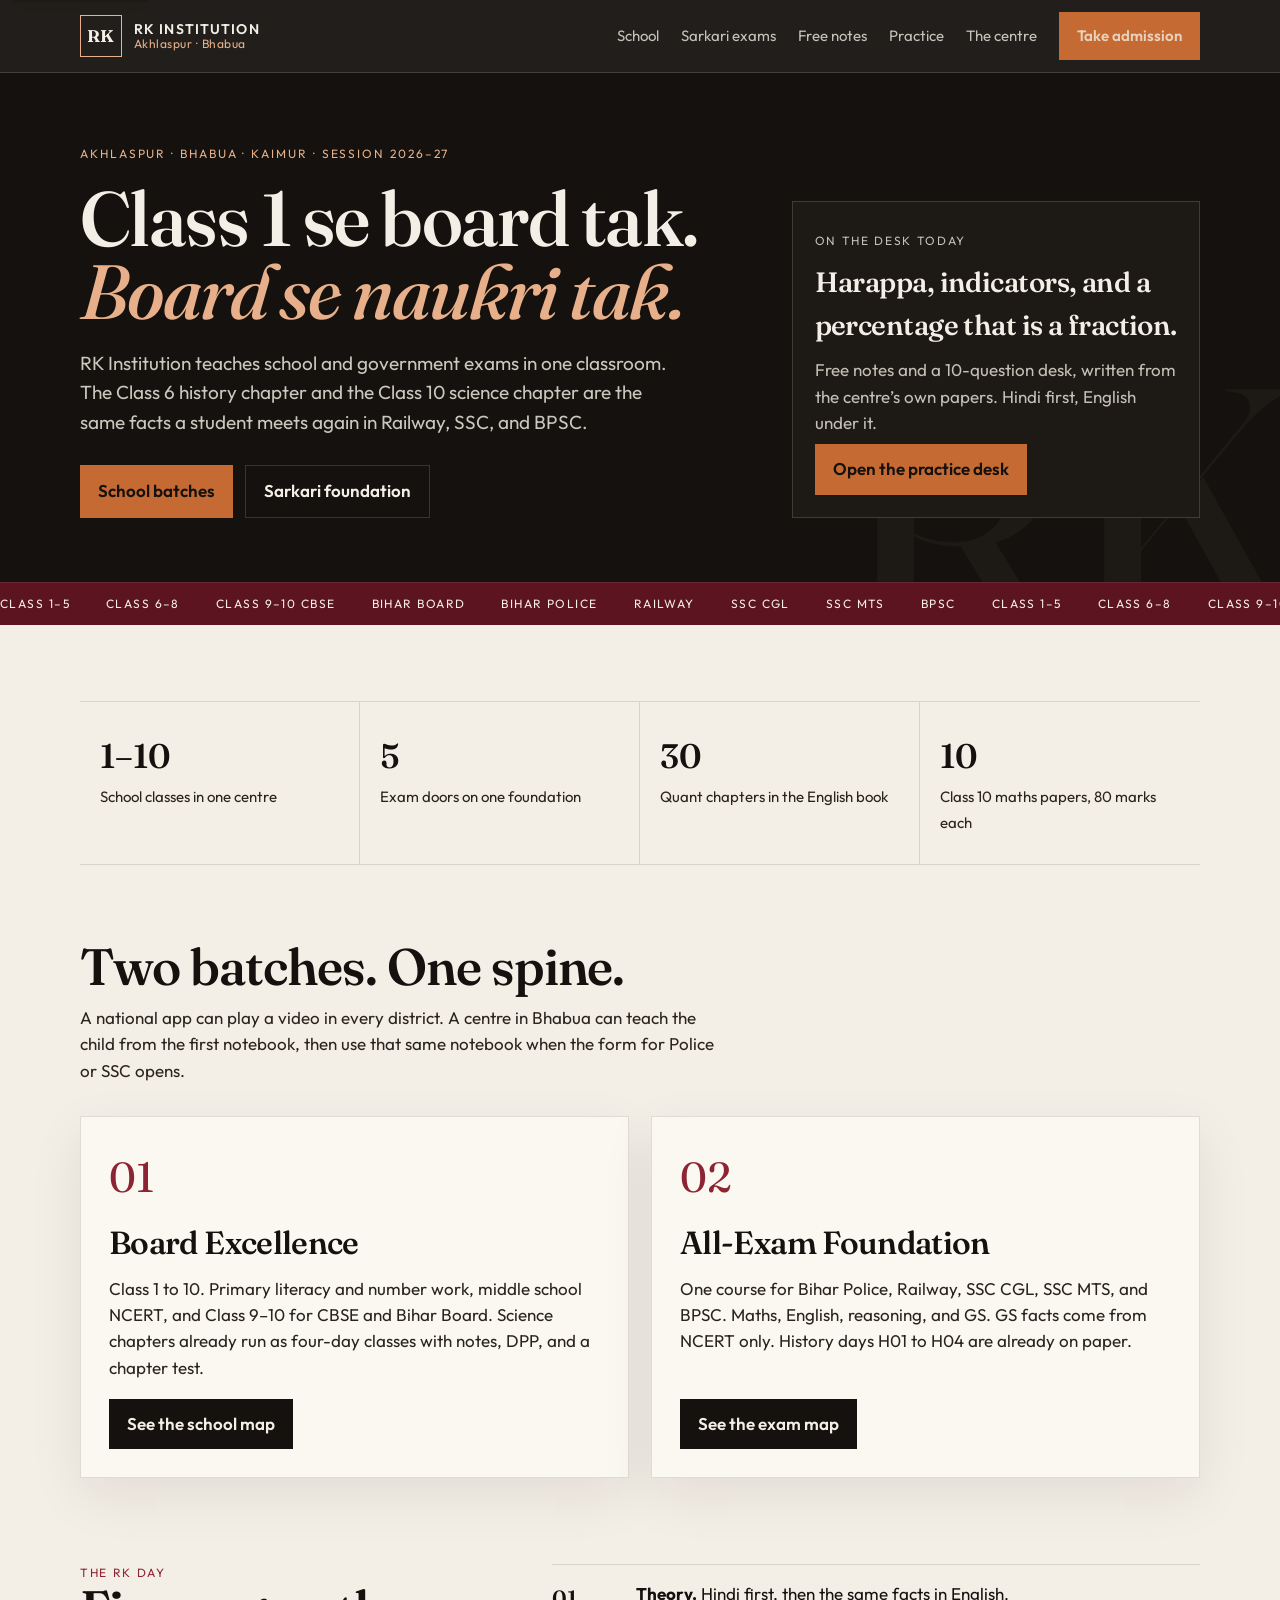
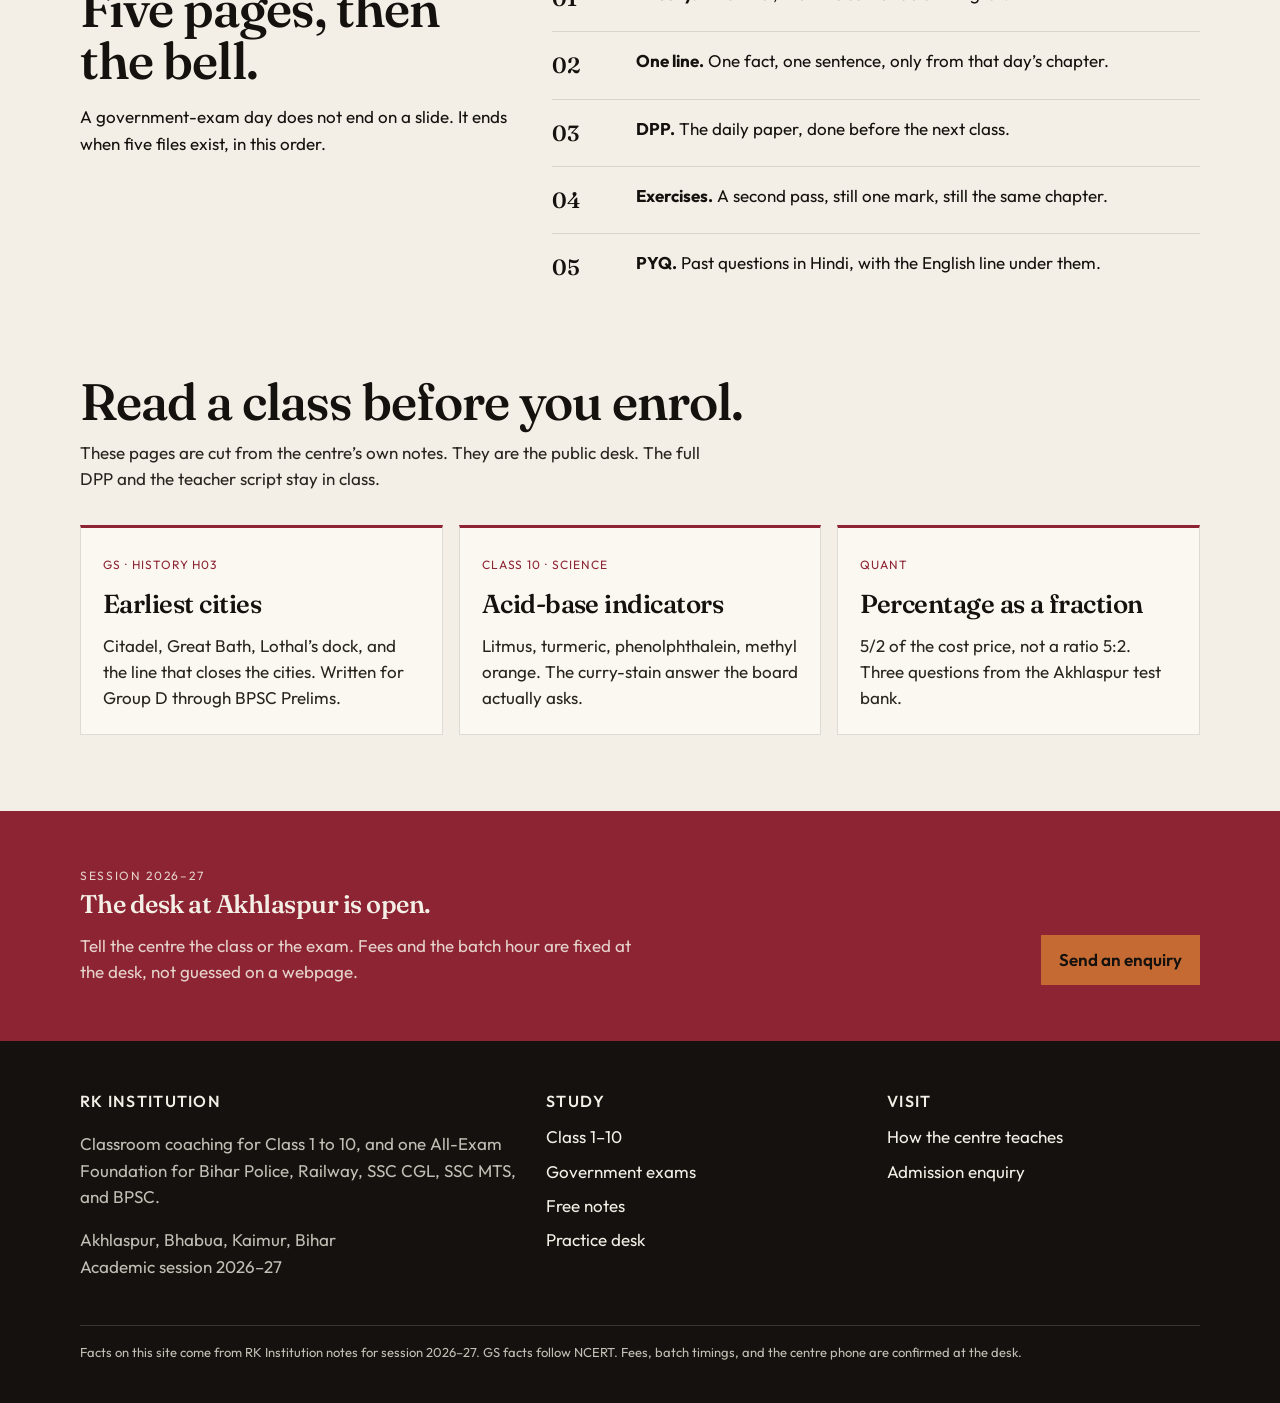
<file: index.html>
<!DOCTYPE html>
<html lang="en">
<head>
  <meta charset="utf-8">
  <meta name="viewport" content="width=device-width, initial-scale=1">
  <title>RK Institution · Class 1 to 10 and government exams · Bhabua</title>
  <meta name="description" content="RK Institution, Akhlaspur, Bhabua. Classroom coaching from Class 1 to 10, and one NCERT foundation for Bihar Police, Railway, SSC, and BPSC.">
  <link rel="icon" href="assets/favicon.svg" type="image/svg+xml">
  <link rel="preconnect" href="https://fonts.googleapis.com">
  <link rel="preconnect" href="https://fonts.gstatic.com" crossorigin>
  <link href="https://fonts.googleapis.com/css2?family=Fraunces:ital,opsz,wght@0,9..144,560;1,9..144,500&family=Noto+Sans+Devanagari:wght@400;600&family=Noto+Serif+Devanagari:wght@560&family=Outfit:wght@400;500;600&display=swap" rel="stylesheet">
  <link rel="stylesheet" href="assets/site.css">
  <script type="application/ld+json">
  {
    "@context": "https://schema.org",
    "@type": "EducationalOrganization",
    "name": "RK Institution",
    "description": "Coaching from Class 1 to 10 and government exam foundation at Akhlaspur, Bhabua.",
    "address": {
      "@type": "PostalAddress",
      "streetAddress": "Akhlaspur",
      "addressLocality": "Bhabua",
      "addressRegion": "Bihar",
      "addressCountry": "IN"
    }
  }
  </script>
</head>
<body data-page="home">
  <div id="top"></div>
  <main id="main">
    <section class="hero">
      <div class="watermark" aria-hidden="true">RK</div>
      <div class="hero-grid">
        <div>
          <p class="kicker">Akhlaspur · Bhabua · Kaimur · Session 2026–27</p>
          <h1>Class 1 se board tak.<br><em>Board se naukri tak.</em></h1>
          <p class="lede">RK Institution teaches school and government exams in one classroom. The Class 6 history chapter and the Class 10 science chapter are the same facts a student meets again in Railway, SSC, and BPSC.</p>
          <div class="hero-actions">
            <a class="btn" href="school.html">School batches</a>
            <a class="btn ghost" href="exams.html">Sarkari foundation</a>
          </div>
        </div>
        <aside class="hero-card">
          <p class="eyebrow">On the desk today</p>
          <h2 class="serif" style="font-size:28px;margin:10px 0">Harappa, indicators, and a percentage that is a fraction.</h2>
          <p>Free notes and a 10-question desk, written from the centre’s own papers. Hindi first, English under it.</p>
          <p><a class="btn" href="practice.html">Open the practice desk</a></p>
        </aside>
      </div>
    </section>
    <div class="ticker" aria-hidden="true">
      <div class="ticker-track">
        <span>Class 1–5</span><span>Class 6–8</span><span>Class 9–10 CBSE</span><span>Bihar Board</span><span>Bihar Police</span><span>Railway</span><span>SSC CGL</span><span>SSC MTS</span><span>BPSC</span>
        <span>Class 1–5</span><span>Class 6–8</span><span>Class 9–10 CBSE</span><span>Bihar Board</span><span>Bihar Police</span><span>Railway</span><span>SSC CGL</span><span>SSC MTS</span><span>BPSC</span>
      </div>
    </div>

    <section class="section">
      <div class="wrap facts">
        <div class="fact"><strong>1–10</strong><span>School classes in one centre</span></div>
        <div class="fact"><strong>5</strong><span>Exam doors on one foundation</span></div>
        <div class="fact"><strong>30</strong><span>Quant chapters in the English book</span></div>
        <div class="fact"><strong>10</strong><span>Class 10 maths papers, 80 marks each</span></div>
      </div>
    </section>

    <section class="section" style="padding-top:0">
      <div class="wrap">
        <h2>Two batches. One spine.</h2>
        <p class="intro">A national app can play a video in every district. A centre in Bhabua can teach the child from the first notebook, then use that same notebook when the form for Police or SSC opens.</p>
        <div class="split">
          <article class="track">
            <p class="num">01</p>
            <h3>Board Excellence</h3>
            <p>Class 1 to 10. Primary literacy and number work, middle school NCERT, and Class 9–10 for CBSE and Bihar Board. Science chapters already run as four-day classes with notes, DPP, and a chapter test.</p>
            <a class="btn ink" href="school.html">See the school map</a>
          </article>
          <article class="track">
            <p class="num">02</p>
            <h3>All-Exam Foundation</h3>
            <p>One course for Bihar Police, Railway, SSC CGL, SSC MTS, and BPSC. Maths, English, reasoning, and GS. GS facts come from NCERT only. History days H01 to H04 are already on paper.</p>
            <a class="btn ink" href="exams.html">See the exam map</a>
          </article>
        </div>
      </div>
    </section>

    <section class="section" style="padding-top:10px">
      <div class="wrap method">
        <div>
          <p class="eyebrow" style="color:var(--maroon)">The RK day</p>
          <h2>Five pages, then the bell.</h2>
          <p>A government-exam day does not end on a slide. It ends when five files exist, in this order.</p>
        </div>
        <div class="steps">
          <div class="step"><b>01</b><div><strong>Theory.</strong> Hindi first, then the same facts in English.</div></div>
          <div class="step"><b>02</b><div><strong>One line.</strong> One fact, one sentence, only from that day’s chapter.</div></div>
          <div class="step"><b>03</b><div><strong>DPP.</strong> The daily paper, done before the next class.</div></div>
          <div class="step"><b>04</b><div><strong>Exercises.</strong> A second pass, still one mark, still the same chapter.</div></div>
          <div class="step"><b>05</b><div><strong>PYQ.</strong> Past questions in Hindi, with the English line under them.</div></div>
        </div>
      </div>
    </section>

    <section class="section" style="padding-top:0">
      <div class="wrap">
        <h2>Read a class before you enrol.</h2>
        <p class="intro">These pages are cut from the centre’s own notes. They are the public desk. The full DPP and the teacher script stay in class.</p>
        <div class="cards">
          <a class="note-card" href="notes/harappa.html">
            <span class="tag">GS · History H03</span>
            <h3>Earliest cities</h3>
            <p>Citadel, Great Bath, Lothal’s dock, and the line that closes the cities. Written for Group D through BPSC Prelims.</p>
          </a>
          <a class="note-card" href="notes/indicators.html">
            <span class="tag">Class 10 · Science</span>
            <h3>Acid-base indicators</h3>
            <p>Litmus, turmeric, phenolphthalein, methyl orange. The curry-stain answer the board actually asks.</p>
          </a>
          <a class="note-card" href="notes/percentage.html">
            <span class="tag">Quant</span>
            <h3>Percentage as a fraction</h3>
            <p>5/2 of the cost price, not a ratio 5:2. Three questions from the Akhlaspur test bank.</p>
          </a>
        </div>
      </div>
    </section>

    <section class="band">
      <div class="wrap">
        <div>
          <p class="eyebrow">Session 2026–27</p>
          <h2>The desk at Akhlaspur is open.</h2>
          <p>Tell the centre the class or the exam. Fees and the batch hour are fixed at the desk, not guessed on a webpage.</p>
        </div>
        <a class="btn" href="admit.html">Send an enquiry</a>
      </div>
    </section>
  </main>
  <div id="foot"></div>
  <script src="assets/site.js"></script>
</body>
</html>
</file>
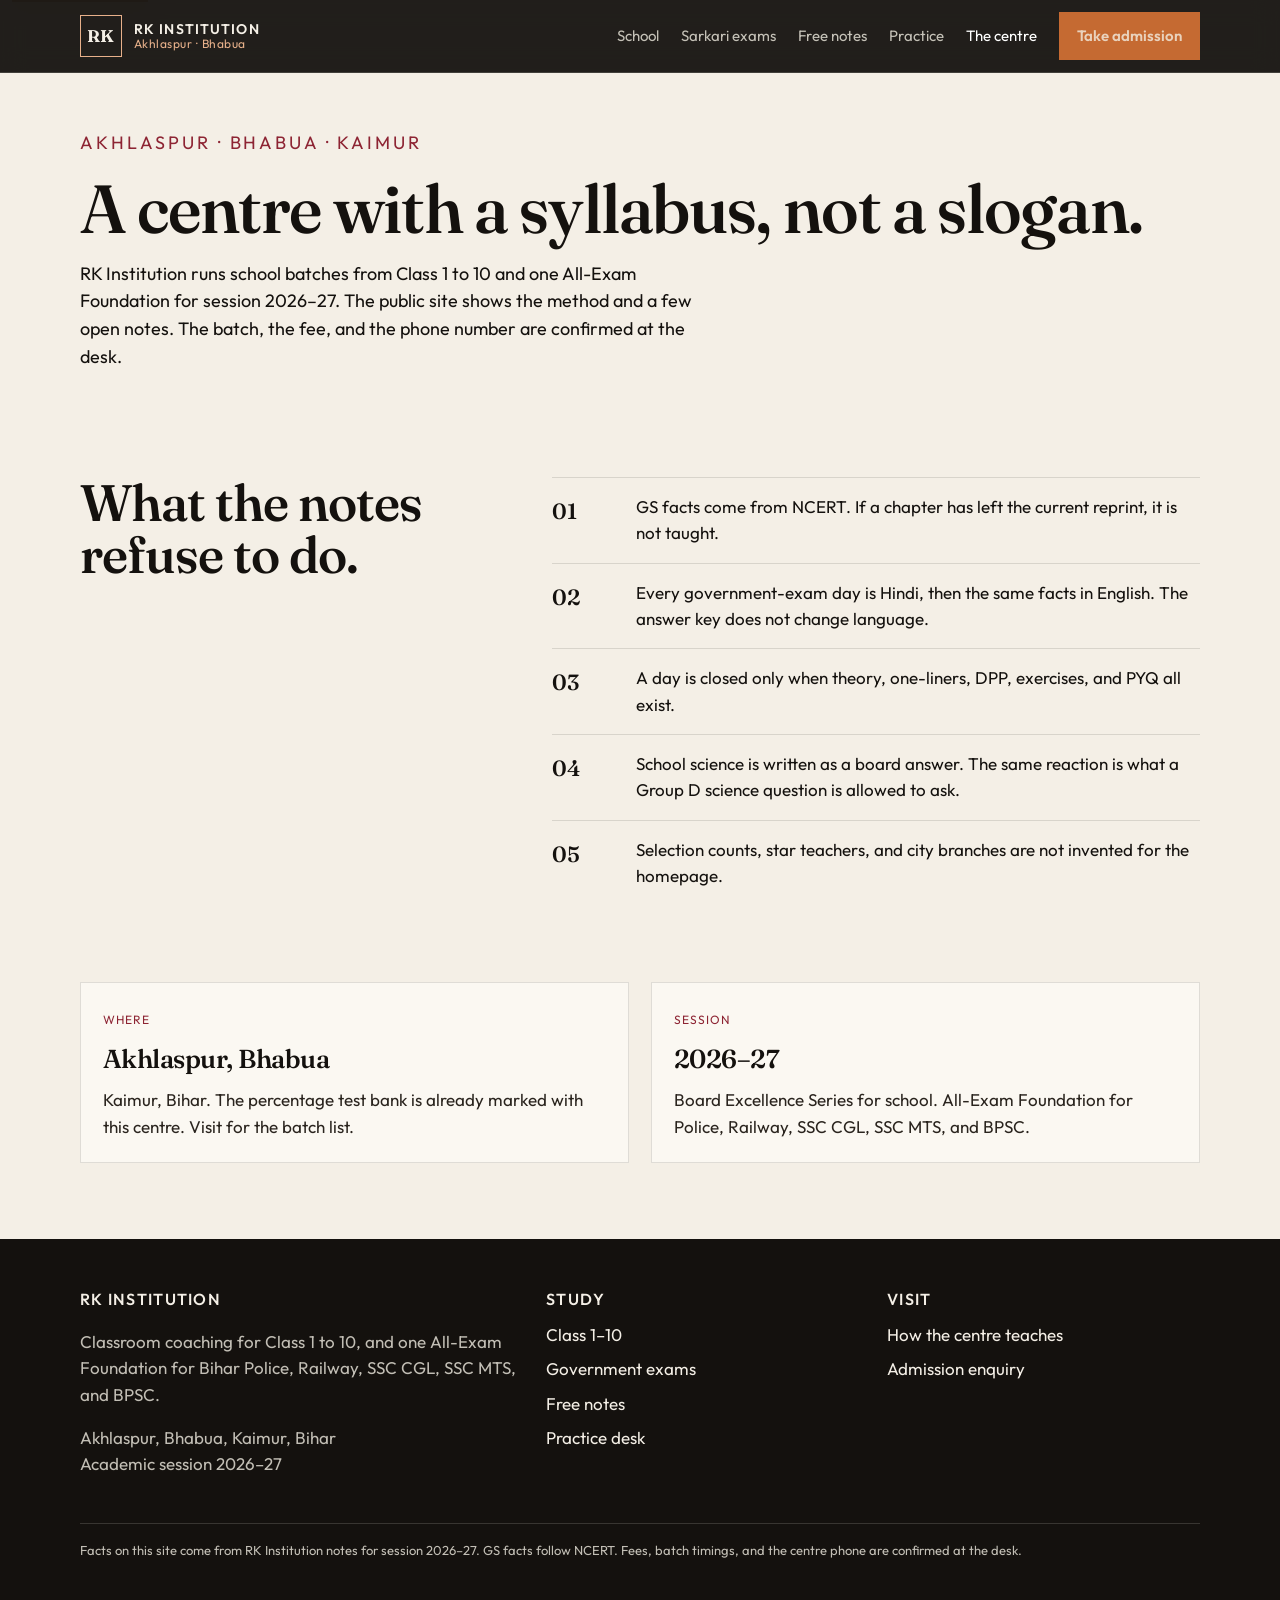
<file: about.html>
<!DOCTYPE html>
<html lang="en">
<head>
  <meta charset="utf-8">
  <meta name="viewport" content="width=device-width, initial-scale=1">
  <title>The centre · RK Institution, Akhlaspur, Bhabua</title>
  <meta name="description" content="RK Institution teaches Class 1 to 10 and a government-exam foundation from Akhlaspur, Bhabua, Kaimur.">
  <link rel="icon" href="assets/favicon.svg" type="image/svg+xml">
  <link rel="preconnect" href="https://fonts.googleapis.com">
  <link rel="preconnect" href="https://fonts.gstatic.com" crossorigin>
  <link href="https://fonts.googleapis.com/css2?family=Fraunces:ital,opsz,wght@0,9..144,560;1,9..144,500&family=Noto+Sans+Devanagari:wght@400;600&family=Outfit:wght@400;500;600&display=swap" rel="stylesheet">
  <link rel="stylesheet" href="assets/site.css">
</head>
<body data-page="about">
  <div id="top"></div>
  <main id="main">
    <header class="page-hero wrap">
      <p class="kicker" style="color:var(--maroon)">Akhlaspur · Bhabua · Kaimur</p>
      <h1>A centre with a syllabus, not a slogan.</h1>
      <p>RK Institution runs school batches from Class 1 to 10 and one All-Exam Foundation for session 2026–27. The public site shows the method and a few open notes. The batch, the fee, and the phone number are confirmed at the desk.</p>
    </header>
    <section class="section">
      <div class="wrap method">
        <div>
          <h2>What the notes refuse to do.</h2>
        </div>
        <div class="steps">
          <div class="step"><b>01</b><div>GS facts come from NCERT. If a chapter has left the current reprint, it is not taught.</div></div>
          <div class="step"><b>02</b><div>Every government-exam day is Hindi, then the same facts in English. The answer key does not change language.</div></div>
          <div class="step"><b>03</b><div>A day is closed only when theory, one-liners, DPP, exercises, and PYQ all exist.</div></div>
          <div class="step"><b>04</b><div>School science is written as a board answer. The same reaction is what a Group D science question is allowed to ask.</div></div>
          <div class="step"><b>05</b><div>Selection counts, star teachers, and city branches are not invented for the homepage.</div></div>
        </div>
      </div>
    </section>
    <section class="section" style="padding-top:0">
      <div class="wrap split">
        <article class="card">
          <span class="tag">Where</span>
          <h3>Akhlaspur, Bhabua</h3>
          <p>Kaimur, Bihar. The percentage test bank is already marked with this centre. Visit for the batch list.</p>
        </article>
        <article class="card">
          <span class="tag">Session</span>
          <h3>2026–27</h3>
          <p>Board Excellence Series for school. All-Exam Foundation for Police, Railway, SSC CGL, SSC MTS, and BPSC.</p>
        </article>
      </div>
    </section>
  </main>
  <div id="foot"></div>
  <script src="assets/site.js"></script>
</body>
</html>
</file>
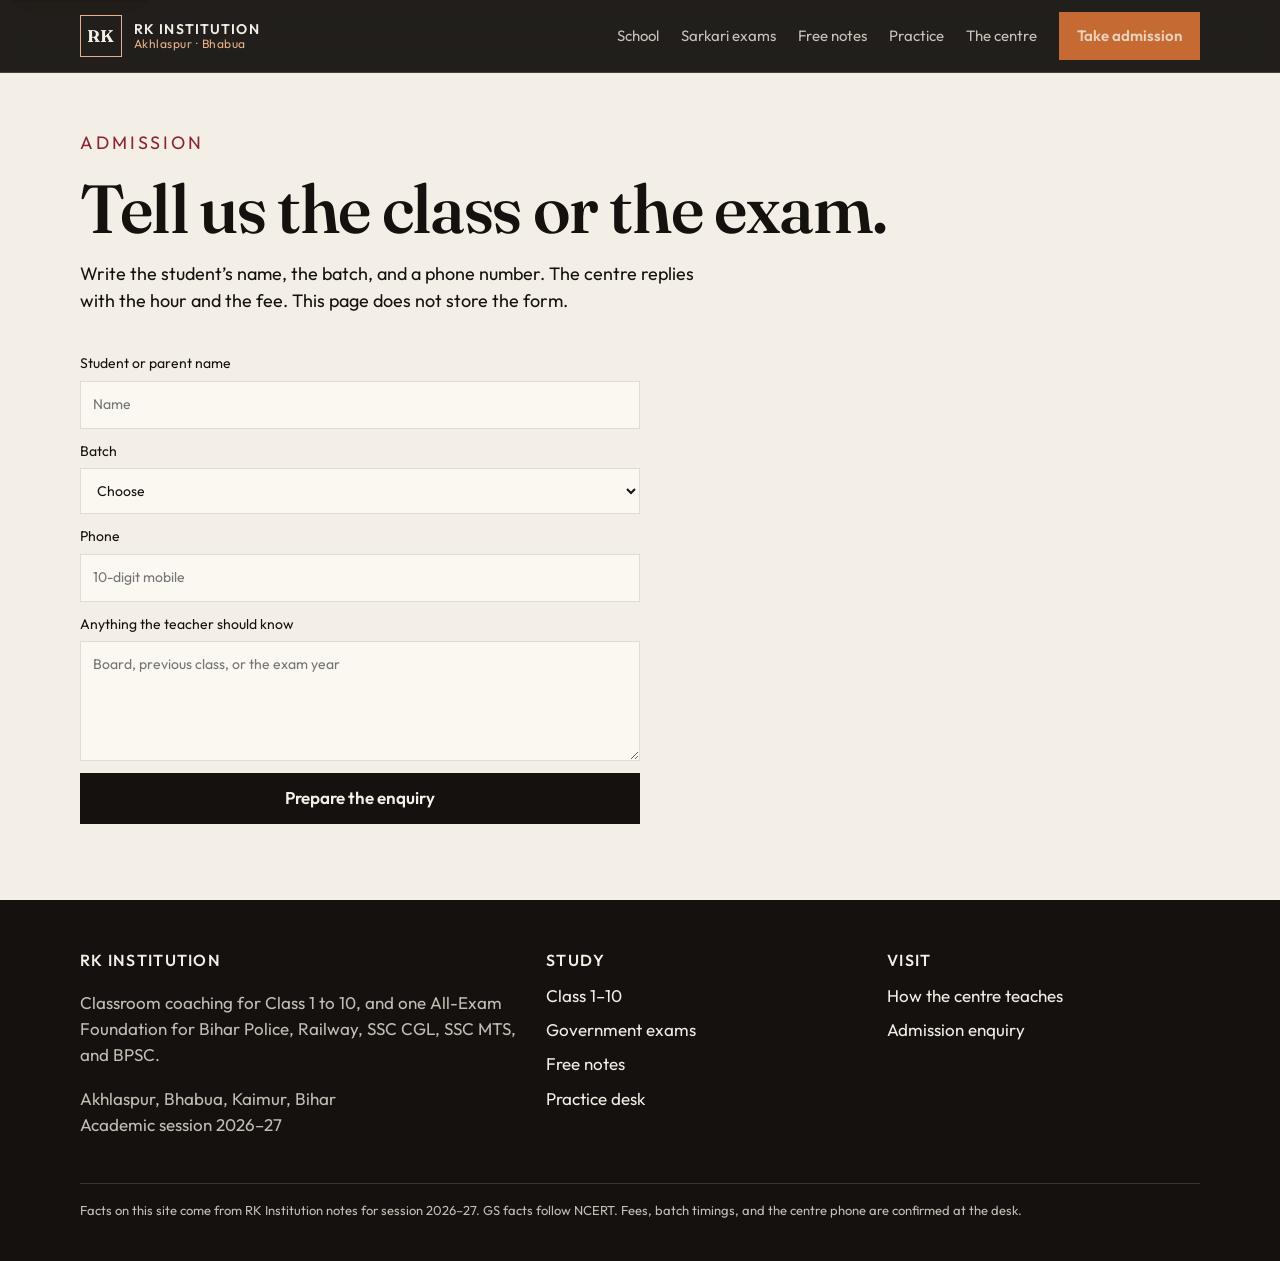
<file: admit.html>
<!DOCTYPE html>
<html lang="en">
<head>
  <meta charset="utf-8">
  <meta name="viewport" content="width=device-width, initial-scale=1">
  <title>Admission · RK Institution</title>
  <meta name="description" content="Send an admission enquiry to RK Institution, Akhlaspur, Bhabua.">
  <link rel="icon" href="assets/favicon.svg" type="image/svg+xml">
  <link rel="preconnect" href="https://fonts.googleapis.com">
  <link rel="preconnect" href="https://fonts.gstatic.com" crossorigin>
  <link href="https://fonts.googleapis.com/css2?family=Fraunces:ital,opsz,wght@0,9..144,560;1,9..144,500&family=Noto+Sans+Devanagari:wght@400;600&family=Outfit:wght@400;500;600&display=swap" rel="stylesheet">
  <link rel="stylesheet" href="assets/site.css">
</head>
<body data-page="admit">
  <div id="top"></div>
  <main id="main">
    <header class="page-hero wrap">
      <p class="kicker" style="color:var(--maroon)">Admission</p>
      <h1>Tell us the class or the exam.</h1>
      <p>Write the student’s name, the batch, and a phone number. The centre replies with the hour and the fee. This page does not store the form.</p>
    </header>
    <section class="section" style="padding-top:8px">
      <div class="wrap">
        <form class="form" id="admit-form">
          <label>Student or parent name
            <input name="name" required autocomplete="name" placeholder="Name">
          </label>
          <label>Batch
            <select name="track" required>
              <option value="">Choose</option>
              <option>Class 1–5</option>
              <option>Class 6–8</option>
              <option>Class 9–10 CBSE</option>
              <option>Class 9–10 Bihar Board</option>
              <option>Bihar Police</option>
              <option>Railway</option>
              <option>SSC CGL</option>
              <option>SSC MTS</option>
              <option>BPSC</option>
            </select>
          </label>
          <label>Phone
            <input name="phone" required inputmode="tel" autocomplete="tel" placeholder="10-digit mobile">
          </label>
          <label>Anything the teacher should know
            <textarea name="note" placeholder="Board, previous class, or the exam year"></textarea>
          </label>
          <button class="btn ink" type="submit">Prepare the enquiry</button>
        </form>
        <div id="admit-result" class="notice" style="margin-top:16px" hidden></div>
      </div>
    </section>
  </main>
  <div id="foot"></div>
  <script src="assets/site.js"></script>
</body>
</html>
</file>
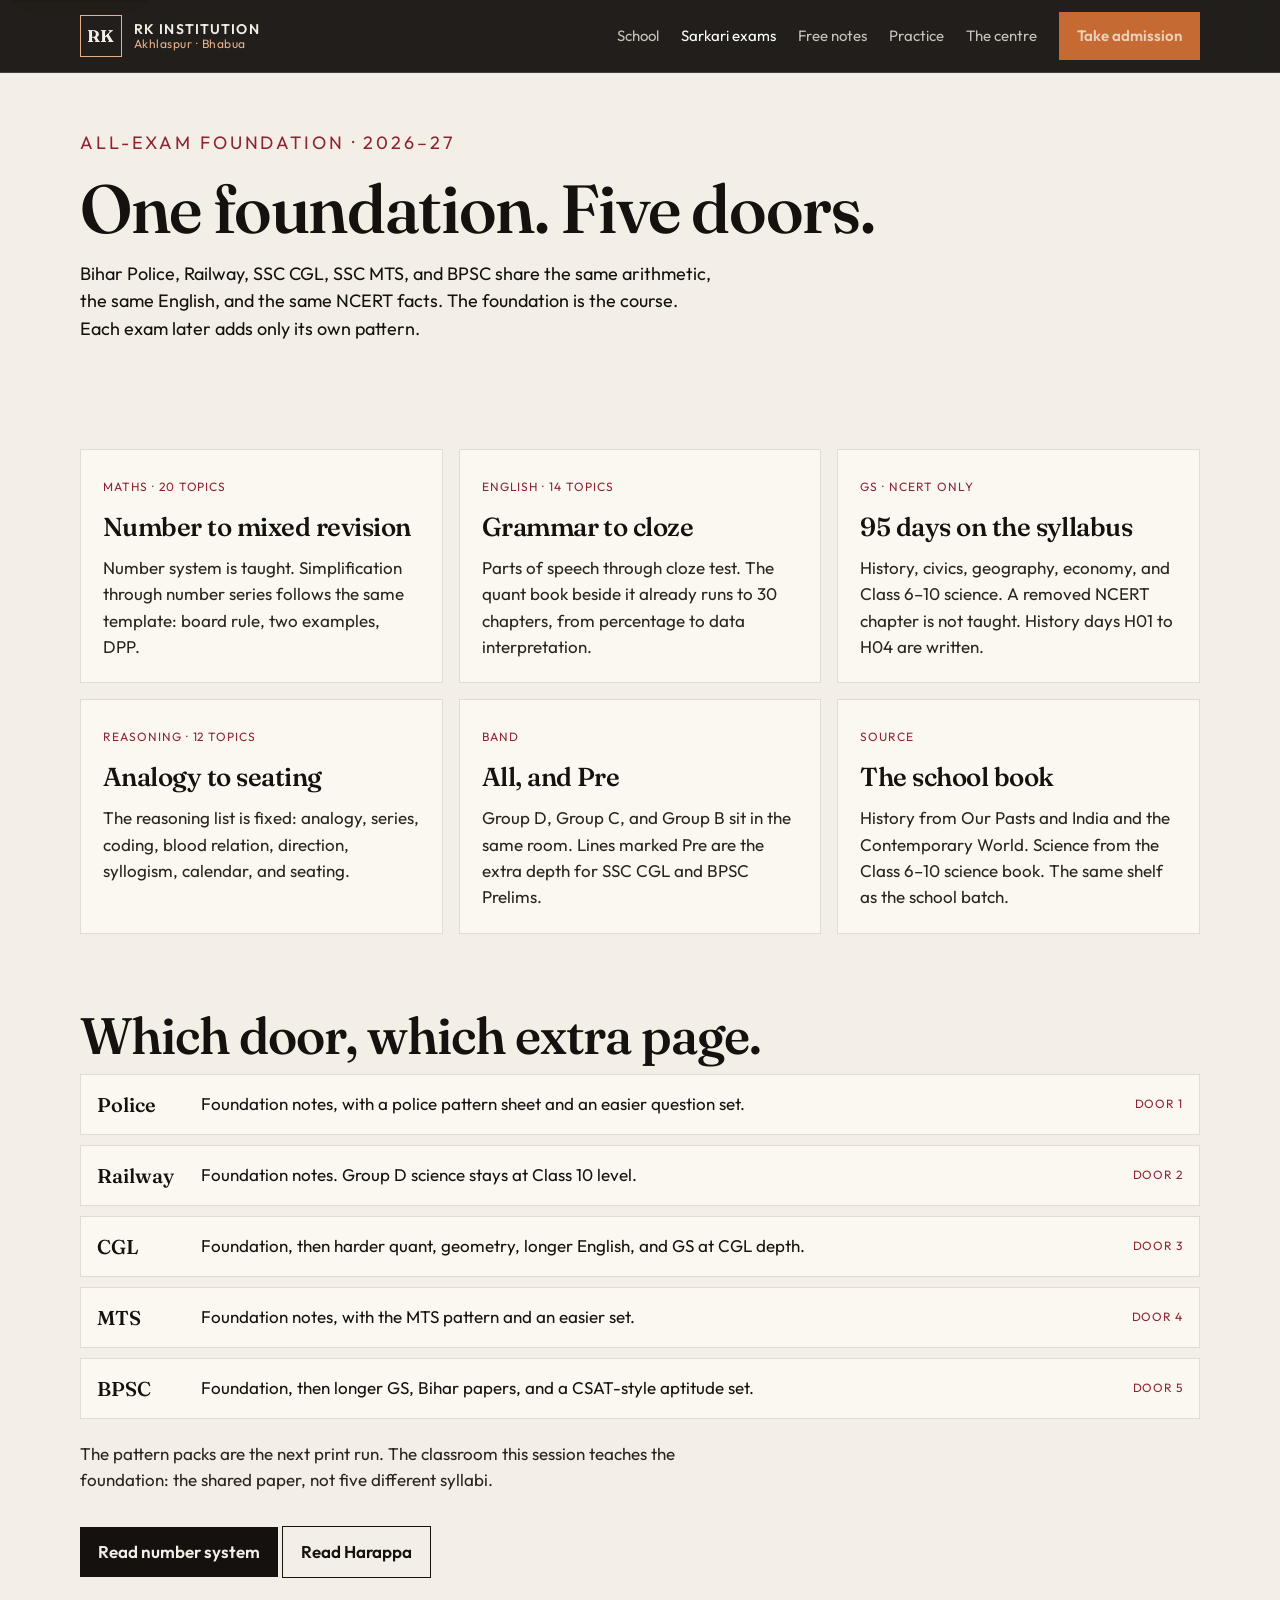
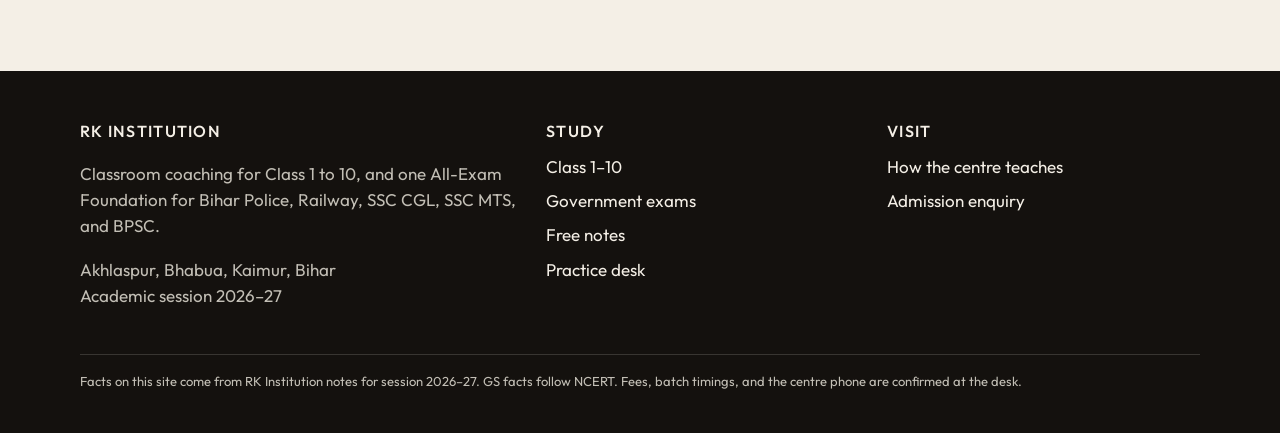
<file: exams.html>
<!DOCTYPE html>
<html lang="en">
<head>
  <meta charset="utf-8">
  <meta name="viewport" content="width=device-width, initial-scale=1">
  <title>Government exams · RK Institution All-Exam Foundation</title>
  <meta name="description" content="One foundation for Bihar Police, Railway, SSC CGL, SSC MTS, and BPSC. Maths, English, reasoning, and NCERT general studies.">
  <link rel="icon" href="assets/favicon.svg" type="image/svg+xml">
  <link rel="preconnect" href="https://fonts.googleapis.com">
  <link rel="preconnect" href="https://fonts.gstatic.com" crossorigin>
  <link href="https://fonts.googleapis.com/css2?family=Fraunces:ital,opsz,wght@0,9..144,560;1,9..144,500&family=Noto+Sans+Devanagari:wght@400;600&family=Outfit:wght@400;500;600&display=swap" rel="stylesheet">
  <link rel="stylesheet" href="assets/site.css">
</head>
<body data-page="exams">
  <div id="top"></div>
  <main id="main">
    <header class="page-hero wrap">
      <p class="kicker" style="color:var(--maroon)">All-Exam Foundation · 2026–27</p>
      <h1>One foundation. Five doors.</h1>
      <p>Bihar Police, Railway, SSC CGL, SSC MTS, and BPSC share the same arithmetic, the same English, and the same NCERT facts. The foundation is the course. Each exam later adds only its own pattern.</p>
    </header>
    <section class="section">
      <div class="wrap">
        <div class="cards">
          <article class="card"><span class="tag">Maths · 20 topics</span><h3>Number to mixed revision</h3><p>Number system is taught. Simplification through number series follows the same template: board rule, two examples, DPP.</p></article>
          <article class="card"><span class="tag">English · 14 topics</span><h3>Grammar to cloze</h3><p>Parts of speech through cloze test. The quant book beside it already runs to 30 chapters, from percentage to data interpretation.</p></article>
          <article class="card"><span class="tag">GS · NCERT only</span><h3>95 days on the syllabus</h3><p>History, civics, geography, economy, and Class 6–10 science. A removed NCERT chapter is not taught. History days H01 to H04 are written.</p></article>
          <article class="card"><span class="tag">Reasoning · 12 topics</span><h3>Analogy to seating</h3><p>The reasoning list is fixed: analogy, series, coding, blood relation, direction, syllogism, calendar, and seating.</p></article>
          <article class="card"><span class="tag">Band</span><h3>All, and Pre</h3><p>Group D, Group C, and Group B sit in the same room. Lines marked Pre are the extra depth for SSC CGL and BPSC Prelims.</p></article>
          <article class="card"><span class="tag">Source</span><h3>The school book</h3><p>History from Our Pasts and India and the Contemporary World. Science from the Class 6–10 science book. The same shelf as the school batch.</p></article>
        </div>
      </div>
    </section>
    <section class="section" style="padding-top:0">
      <div class="wrap">
        <h2>Which door, which extra page.</h2>
        <div class="list">
          <div class="row"><b>Police</b><div>Foundation notes, with a police pattern sheet and an easier question set.</div><span class="pill">Door 1</span></div>
          <div class="row"><b>Railway</b><div>Foundation notes. Group D science stays at Class 10 level.</div><span class="pill">Door 2</span></div>
          <div class="row"><b>CGL</b><div>Foundation, then harder quant, geometry, longer English, and GS at CGL depth.</div><span class="pill">Door 3</span></div>
          <div class="row"><b>MTS</b><div>Foundation notes, with the MTS pattern and an easier set.</div><span class="pill">Door 4</span></div>
          <div class="row"><b>BPSC</b><div>Foundation, then longer GS, Bihar papers, and a CSAT-style aptitude set.</div><span class="pill">Door 5</span></div>
        </div>
        <p class="intro" style="margin-top:22px">The pattern packs are the next print run. The classroom this session teaches the foundation: the shared paper, not five different syllabi.</p>
        <p><a class="btn ink" href="notes/number-system.html">Read number system</a> <a class="btn line" href="notes/harappa.html">Read Harappa</a></p>
      </div>
    </section>
  </main>
  <div id="foot"></div>
  <script src="assets/site.js"></script>
</body>
</html>
</file>
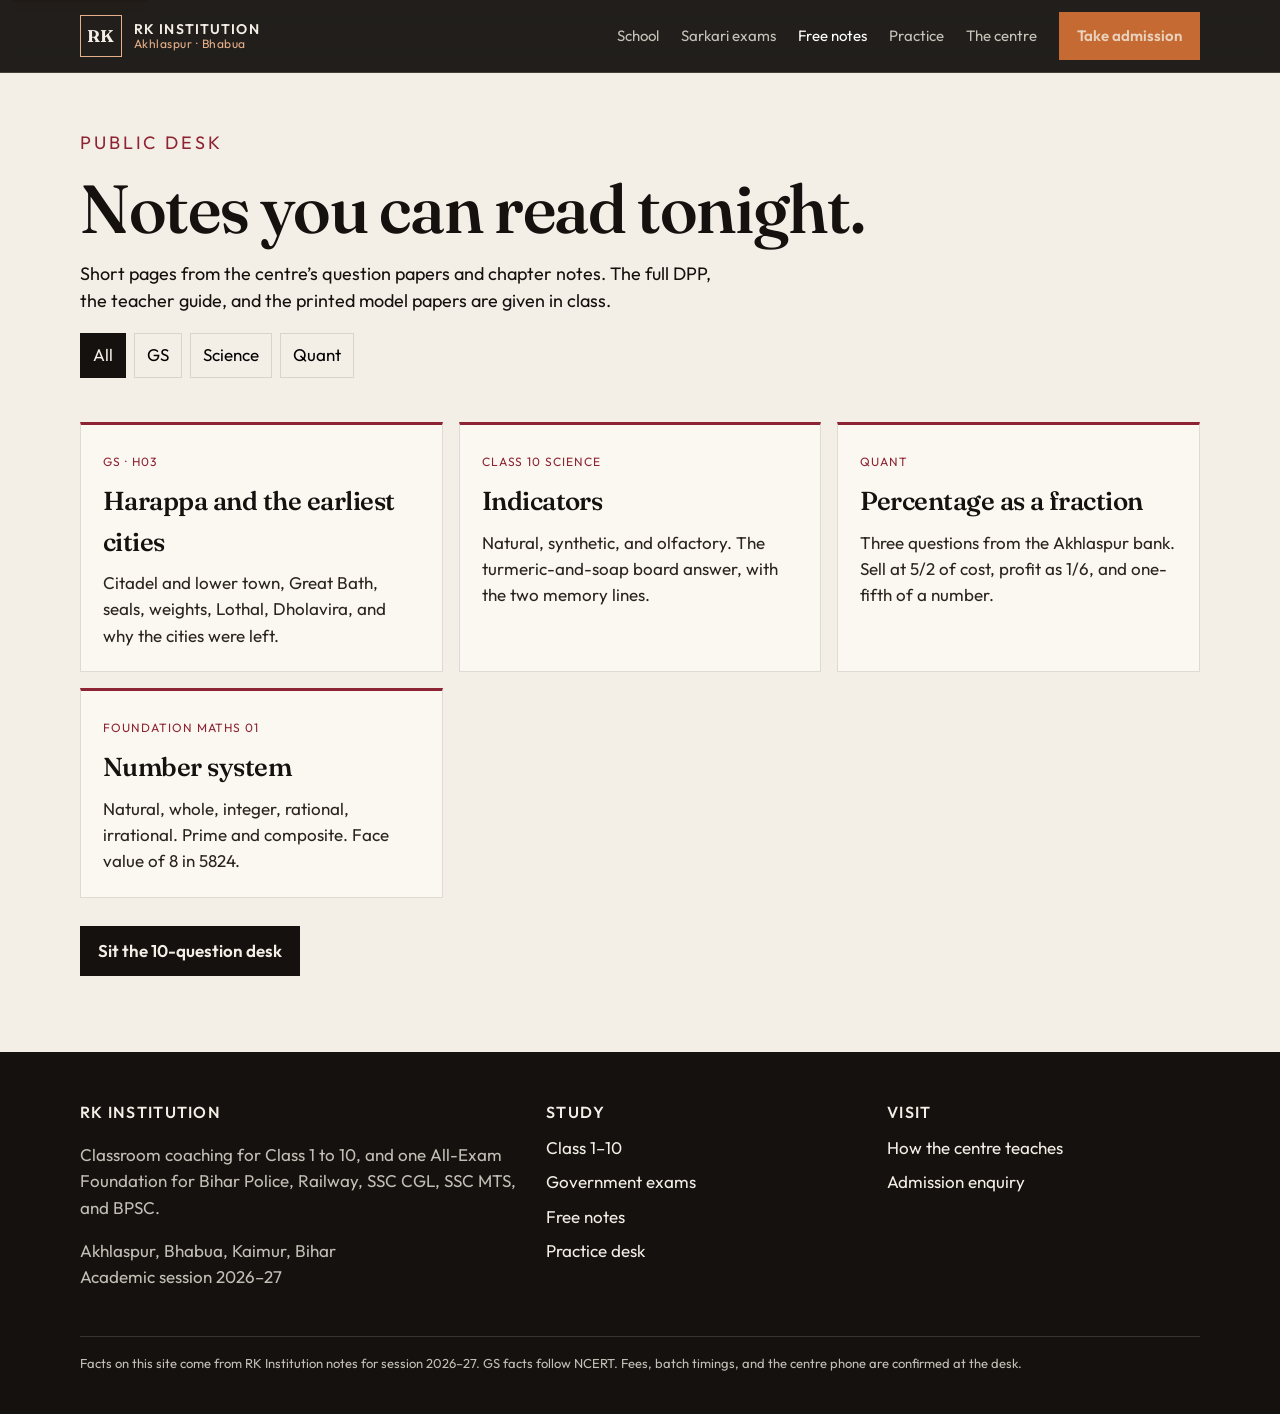
<file: library.html>
<!DOCTYPE html>
<html lang="en">
<head>
  <meta charset="utf-8">
  <meta name="viewport" content="width=device-width, initial-scale=1">
  <title>Free notes · RK Institution</title>
  <meta name="description" content="Free bilingual notes from RK Institution: Harappa, acid-base indicators, percentage, and the number system.">
  <link rel="icon" href="assets/favicon.svg" type="image/svg+xml">
  <link rel="preconnect" href="https://fonts.googleapis.com">
  <link rel="preconnect" href="https://fonts.gstatic.com" crossorigin>
  <link href="https://fonts.googleapis.com/css2?family=Fraunces:ital,opsz,wght@0,9..144,560;1,9..144,500&family=Noto+Sans+Devanagari:wght@400;600&family=Outfit:wght@400;500;600&display=swap" rel="stylesheet">
  <link rel="stylesheet" href="assets/site.css">
</head>
<body data-page="library">
  <div id="top"></div>
  <main id="main">
    <header class="page-hero wrap">
      <p class="kicker" style="color:var(--maroon)">Public desk</p>
      <h1>Notes you can read tonight.</h1>
      <p>Short pages from the centre’s question papers and chapter notes. The full DPP, the teacher guide, and the printed model papers are given in class.</p>
      <div class="filters" data-filter="#library-grid">
        <button type="button" data-key="all" aria-pressed="true">All</button>
        <button type="button" data-key="gs" aria-pressed="false">GS</button>
        <button type="button" data-key="science" aria-pressed="false">Science</button>
        <button type="button" data-key="quant" aria-pressed="false">Quant</button>
      </div>
    </header>
    <section class="section" style="padding-top:10px">
      <div class="wrap cards" id="library-grid">
        <a class="note-card" data-tags="gs" href="notes/harappa.html">
          <span class="tag">GS · H03</span>
          <h3>Harappa and the earliest cities</h3>
          <p>Citadel and lower town, Great Bath, seals, weights, Lothal, Dholavira, and why the cities were left.</p>
        </a>
        <a class="note-card" data-tags="science" href="notes/indicators.html">
          <span class="tag">Class 10 Science</span>
          <h3>Indicators</h3>
          <p>Natural, synthetic, and olfactory. The turmeric-and-soap board answer, with the two memory lines.</p>
        </a>
        <a class="note-card" data-tags="quant" href="notes/percentage.html">
          <span class="tag">Quant</span>
          <h3>Percentage as a fraction</h3>
          <p>Three questions from the Akhlaspur bank. Sell at 5/2 of cost, profit as 1/6, and one-fifth of a number.</p>
        </a>
        <a class="note-card" data-tags="quant gs" href="notes/number-system.html">
          <span class="tag">Foundation Maths 01</span>
          <h3>Number system</h3>
          <p>Natural, whole, integer, rational, irrational. Prime and composite. Face value of 8 in 5824.</p>
        </a>
      </div>
      <div class="wrap" style="margin-top:28px">
        <a class="btn ink" href="practice.html">Sit the 10-question desk</a>
      </div>
    </section>
  </main>
  <div id="foot"></div>
  <script src="assets/site.js"></script>
</body>
</html>
</file>
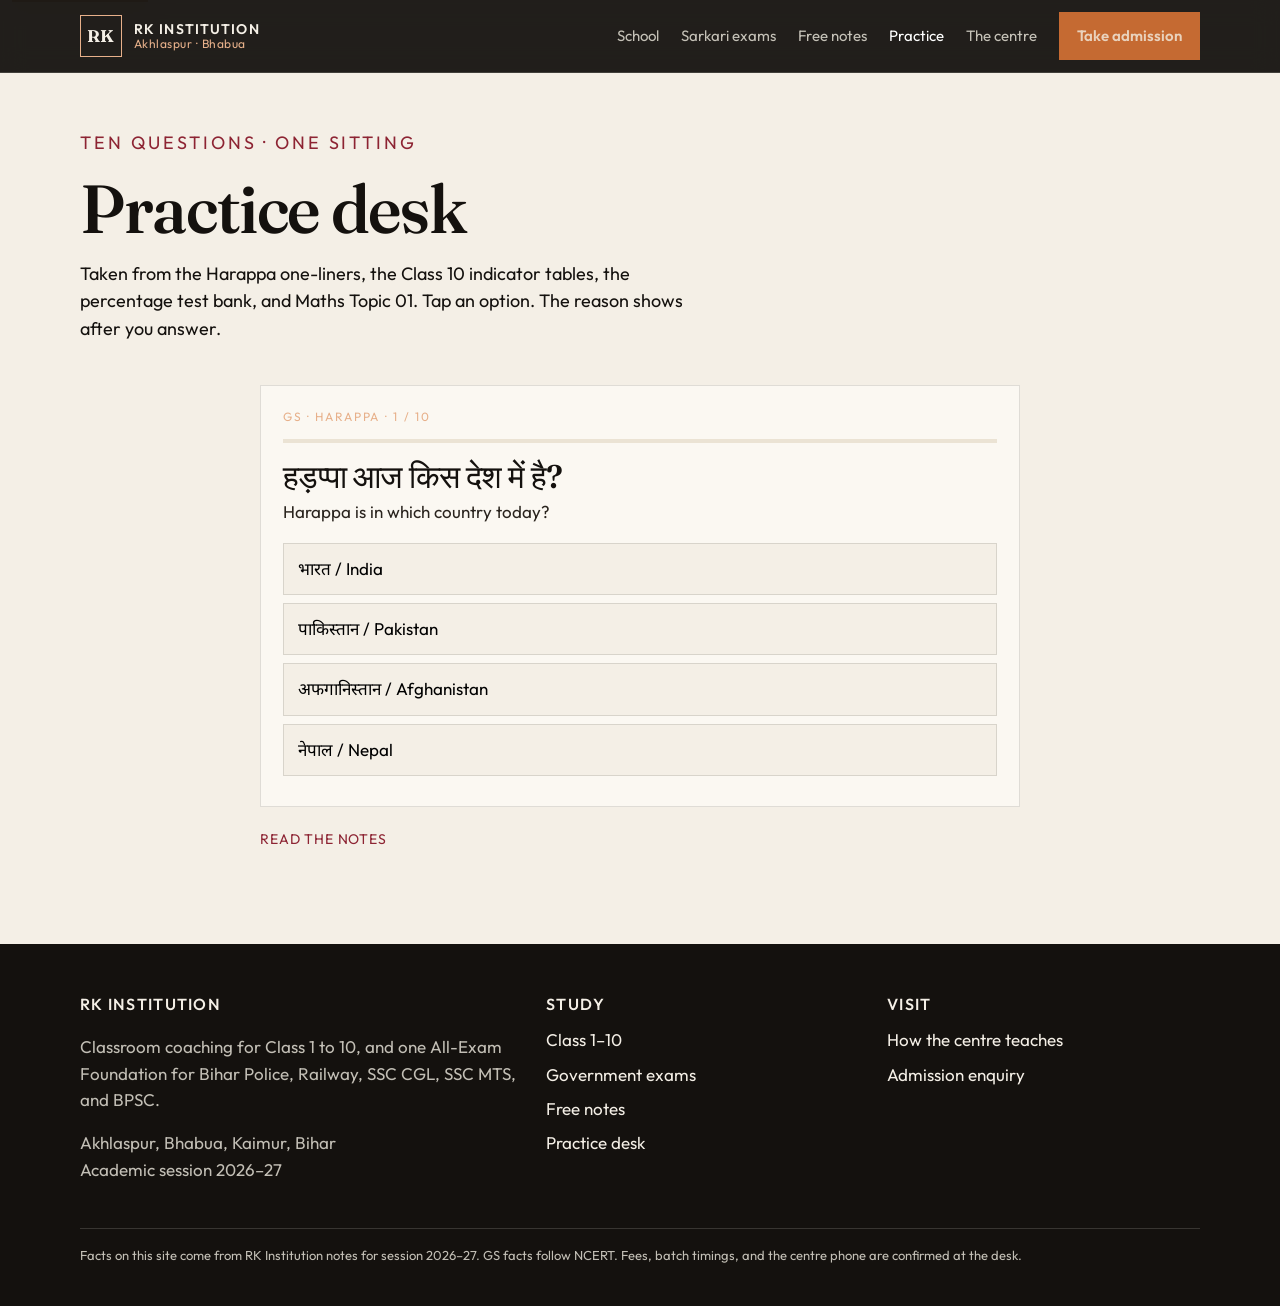
<file: practice.html>
<!DOCTYPE html>
<html lang="en">
<head>
  <meta charset="utf-8">
  <meta name="viewport" content="width=device-width, initial-scale=1">
  <title>Practice desk · RK Institution</title>
  <meta name="description" content="Ten questions from RK Institution notes: Harappa, indicators, percentage, and the number system.">
  <link rel="icon" href="assets/favicon.svg" type="image/svg+xml">
  <link rel="preconnect" href="https://fonts.googleapis.com">
  <link rel="preconnect" href="https://fonts.gstatic.com" crossorigin>
  <link href="https://fonts.googleapis.com/css2?family=Fraunces:ital,opsz,wght@0,9..144,560;1,9..144,500&family=Noto+Sans+Devanagari:wght@400;600&family=Outfit:wght@400;500;600&display=swap" rel="stylesheet">
  <link rel="stylesheet" href="assets/site.css">
</head>
<body data-page="practice">
  <div id="top"></div>
  <main id="main">
    <header class="page-hero wrap">
      <p class="kicker" style="color:var(--maroon)">Ten questions · one sitting</p>
      <h1>Practice desk</h1>
      <p>Taken from the Harappa one-liners, the Class 10 indicator tables, the percentage test bank, and Maths Topic 01. Tap an option. The reason shows after you answer.</p>
    </header>
    <section class="section" style="padding-top:12px">
      <div class="wrap" style="max-width:760px">
        <div class="quiz" id="practice-app"></div>
        <p style="margin-top:18px"><a class="back" href="library.html">Read the notes</a></p>
      </div>
    </section>
  </main>
  <div id="foot"></div>
  <script src="assets/site.js"></script>
</body>
</html>
</file>
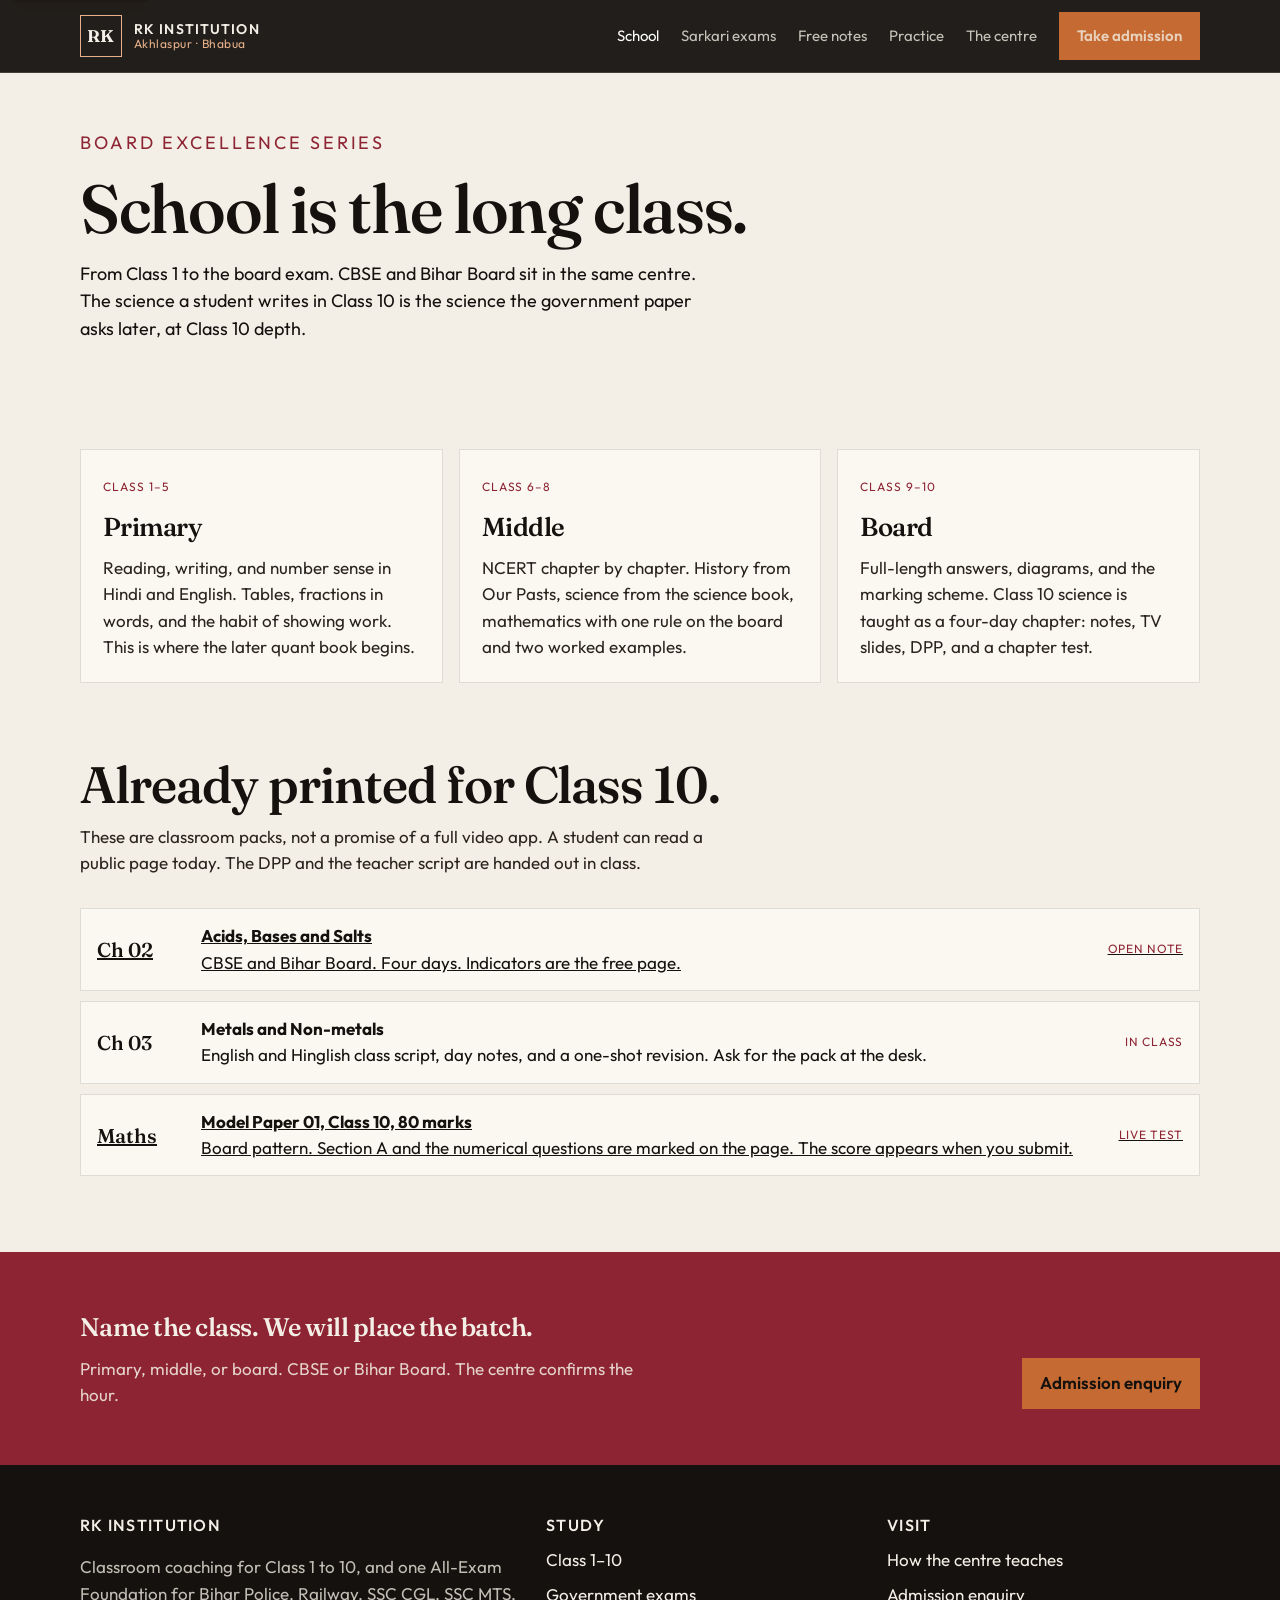
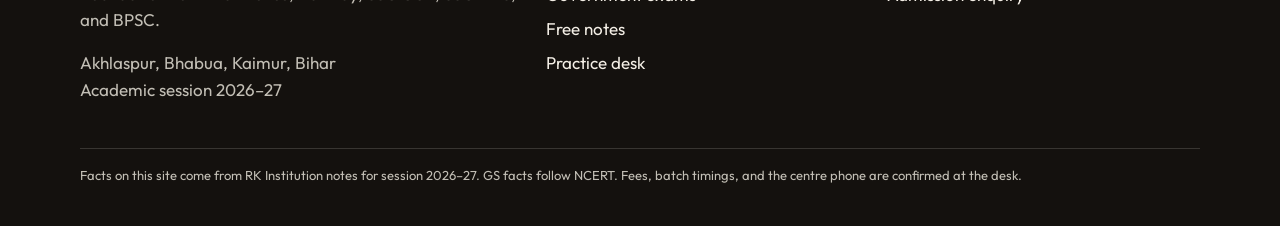
<file: school.html>
<!DOCTYPE html>
<html lang="en">
<head>
  <meta charset="utf-8">
  <meta name="viewport" content="width=device-width, initial-scale=1">
  <title>Class 1 to 10 · RK Institution, Bhabua</title>
  <meta name="description" content="Board Excellence Series at RK Institution: Class 1 to 10 for CBSE and Bihar Board, with Class 10 science notes and 80-mark maths model papers.">
  <link rel="icon" href="assets/favicon.svg" type="image/svg+xml">
  <link rel="preconnect" href="https://fonts.googleapis.com">
  <link rel="preconnect" href="https://fonts.gstatic.com" crossorigin>
  <link href="https://fonts.googleapis.com/css2?family=Fraunces:ital,opsz,wght@0,9..144,560;1,9..144,500&family=Noto+Sans+Devanagari:wght@400;600&family=Outfit:wght@400;500;600&display=swap" rel="stylesheet">
  <link rel="stylesheet" href="assets/site.css">
</head>
<body data-page="school">
  <div id="top"></div>
  <main id="main">
    <header class="page-hero wrap">
      <p class="kicker" style="color:var(--maroon)">Board Excellence Series</p>
      <h1>School is the long class.</h1>
      <p>From Class 1 to the board exam. CBSE and Bihar Board sit in the same centre. The science a student writes in Class 10 is the science the government paper asks later, at Class 10 depth.</p>
    </header>
    <section class="section">
      <div class="wrap cards">
        <article class="card">
          <span class="tag">Class 1–5</span>
          <h3>Primary</h3>
          <p>Reading, writing, and number sense in Hindi and English. Tables, fractions in words, and the habit of showing work. This is where the later quant book begins.</p>
        </article>
        <article class="card">
          <span class="tag">Class 6–8</span>
          <h3>Middle</h3>
          <p>NCERT chapter by chapter. History from Our Pasts, science from the science book, mathematics with one rule on the board and two worked examples.</p>
        </article>
        <article class="card">
          <span class="tag">Class 9–10</span>
          <h3>Board</h3>
          <p>Full-length answers, diagrams, and the marking scheme. Class 10 science is taught as a four-day chapter: notes, TV slides, DPP, and a chapter test.</p>
        </article>
      </div>
    </section>
    <section class="section" style="padding-top:0">
      <div class="wrap">
        <h2>Already printed for Class 10.</h2>
        <p class="intro">These are classroom packs, not a promise of a full video app. A student can read a public page today. The DPP and the teacher script are handed out in class.</p>
        <div class="list">
          <a class="row" href="notes/indicators.html">
            <b>Ch 02</b>
            <div><strong>Acids, Bases and Salts</strong><br>CBSE and Bihar Board. Four days. Indicators are the free page.</div>
            <span class="pill">Open note</span>
          </a>
          <div class="row">
            <b>Ch 03</b>
            <div><strong>Metals and Non-metals</strong><br>English and Hinglish class script, day notes, and a one-shot revision. Ask for the pack at the desk.</div>
            <span class="pill">In class</span>
          </div>
          <a class="row" href="papers/class10-maths-model-01.html">
            <b>Maths</b>
            <div><strong>Model Paper 01, Class 10, 80 marks</strong><br>Board pattern. Section A and the numerical questions are marked on the page. The score appears when you submit.</div>
            <span class="pill">Live test</span>
          </a>
        </div>
      </div>
    </section>
    <section class="band">
      <div class="wrap">
        <div>
          <h2>Name the class. We will place the batch.</h2>
          <p>Primary, middle, or board. CBSE or Bihar Board. The centre confirms the hour.</p>
        </div>
        <a class="btn" href="admit.html">Admission enquiry</a>
      </div>
    </section>
  </main>
  <div id="foot"></div>
  <script src="assets/site.js"></script>
</body>
</html>
</file>
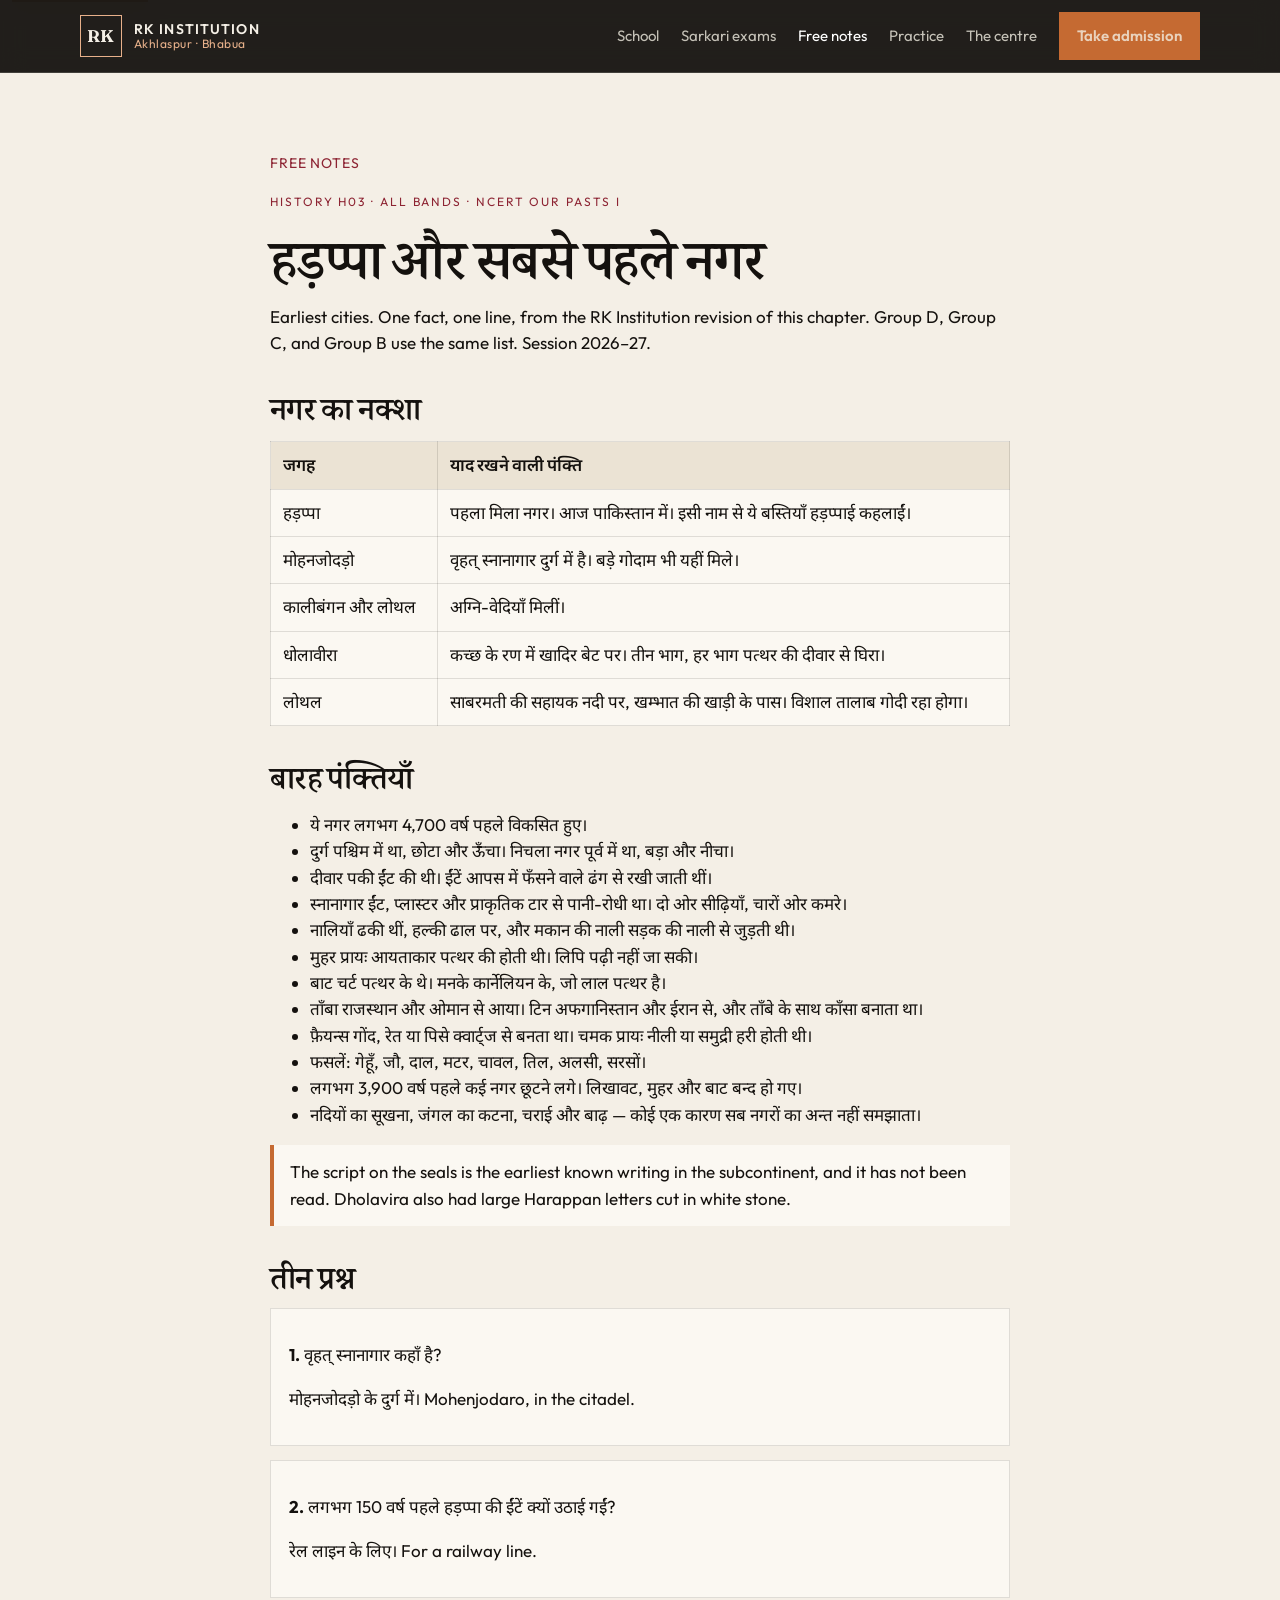
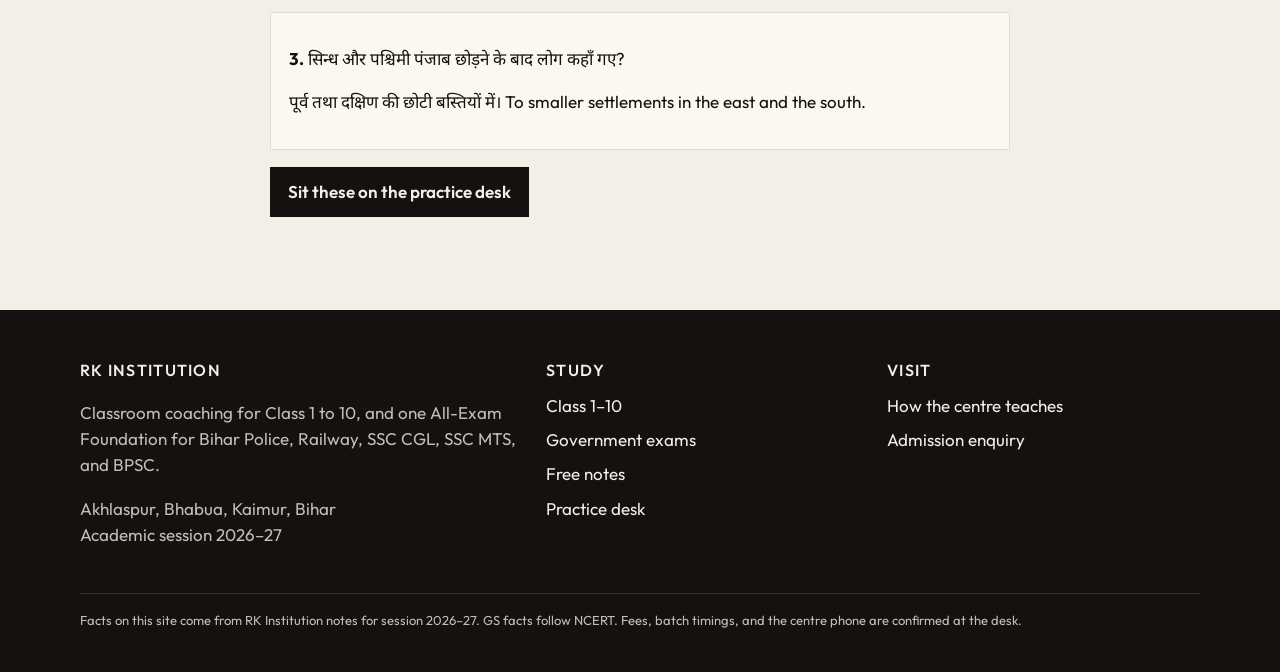
<file: notes/harappa.html>
<!DOCTYPE html>
<html lang="hi">
<head>
  <meta charset="utf-8">
  <meta name="viewport" content="width=device-width, initial-scale=1">
  <title>Harappa and the earliest cities · RK Institution</title>
  <meta name="description" content="One-line revision of Harappa for Railway, SSC, and BPSC. RK Institution All-Exam Foundation, history day H03.">
  <link rel="icon" href="../assets/favicon.svg" type="image/svg+xml">
  <link rel="preconnect" href="https://fonts.googleapis.com">
  <link rel="preconnect" href="https://fonts.gstatic.com" crossorigin>
  <link href="https://fonts.googleapis.com/css2?family=Fraunces:ital,opsz,wght@0,9..144,560;1,9..144,500&family=Noto+Sans+Devanagari:wght@400;600&family=Noto+Serif+Devanagari:wght@560&family=Outfit:wght@400;500;600&display=swap" rel="stylesheet">
  <link rel="stylesheet" href="../assets/site.css">
</head>
<body data-page="library" data-root="../">
  <div id="top"></div>
  <main id="main" class="section">
    <article class="wrap prose">
      <a class="back" href="../library.html">Free notes</a>
      <p class="kicker" style="color:var(--maroon);margin-top:18px">History H03 · All bands · NCERT Our Pasts I</p>
      <h1>हड़प्पा और सबसे पहले नगर</h1>
      <p>Earliest cities. One fact, one line, from the RK Institution revision of this chapter. Group D, Group C, and Group B use the same list. Session 2026–27.</p>

      <h2>नगर का नक्शा</h2>
      <table>
        <thead><tr><th>जगह</th><th>याद रखने वाली पंक्ति</th></tr></thead>
        <tbody>
          <tr><td>हड़प्पा</td><td>पहला मिला नगर। आज पाकिस्तान में। इसी नाम से ये बस्तियाँ हड़प्पाई कहलाईं।</td></tr>
          <tr><td>मोहनजोदड़ो</td><td>वृहत् स्नानागार दुर्ग में है। बड़े गोदाम भी यहीं मिले।</td></tr>
          <tr><td>कालीबंगन और लोथल</td><td>अग्नि-वेदियाँ मिलीं।</td></tr>
          <tr><td>धोलावीरा</td><td>कच्छ के रण में खादिर बेट पर। तीन भाग, हर भाग पत्थर की दीवार से घिरा।</td></tr>
          <tr><td>लोथल</td><td>साबरमती की सहायक नदी पर, खम्भात की खाड़ी के पास। विशाल तालाब गोदी रहा होगा।</td></tr>
        </tbody>
      </table>

      <h2>बारह पंक्तियाँ</h2>
      <ul>
        <li>ये नगर लगभग 4,700 वर्ष पहले विकसित हुए।</li>
        <li>दुर्ग पश्चिम में था, छोटा और ऊँचा। निचला नगर पूर्व में था, बड़ा और नीचा।</li>
        <li>दीवार पकी ईंट की थी। ईंटें आपस में फँसने वाले ढंग से रखी जाती थीं।</li>
        <li>स्नानागार ईंट, प्लास्टर और प्राकृतिक टार से पानी-रोधी था। दो ओर सीढ़ियाँ, चारों ओर कमरे।</li>
        <li>नालियाँ ढकी थीं, हल्की ढाल पर, और मकान की नाली सड़क की नाली से जुड़ती थी।</li>
        <li>मुहर प्रायः आयताकार पत्थर की होती थी। लिपि पढ़ी नहीं जा सकी।</li>
        <li>बाट चर्ट पत्थर के थे। मनके कार्नेलियन के, जो लाल पत्थर है।</li>
        <li>ताँबा राजस्थान और ओमान से आया। टिन अफगानिस्तान और ईरान से, और ताँबे के साथ काँसा बनाता था।</li>
        <li>फ़ैयन्स गोंद, रेत या पिसे क्वार्ट्ज से बनता था। चमक प्रायः नीली या समुद्री हरी होती थी।</li>
        <li>फसलें: गेहूँ, जौ, दाल, मटर, चावल, तिल, अलसी, सरसों।</li>
        <li>लगभग 3,900 वर्ष पहले कई नगर छूटने लगे। लिखावट, मुहर और बाट बन्द हो गए।</li>
        <li>नदियों का सूखना, जंगल का कटना, चराई और बाढ़ — कोई एक कारण सब नगरों का अन्त नहीं समझाता।</li>
      </ul>
      <div class="callout">The script on the seals is the earliest known writing in the subcontinent, and it has not been read. Dholavira also had large Harappan letters cut in white stone.</div>

      <h2>तीन प्रश्न</h2>
      <div class="q-block">
        <p><strong>1.</strong> वृहत् स्नानागार कहाँ है?</p>
        <p>मोहनजोदड़ो के दुर्ग में। Mohenjodaro, in the citadel.</p>
      </div>
      <div class="q-block">
        <p><strong>2.</strong> लगभग 150 वर्ष पहले हड़प्पा की ईंटें क्यों उठाई गईं?</p>
        <p>रेल लाइन के लिए। For a railway line.</p>
      </div>
      <div class="q-block">
        <p><strong>3.</strong> सिन्ध और पश्चिमी पंजाब छोड़ने के बाद लोग कहाँ गए?</p>
        <p>पूर्व तथा दक्षिण की छोटी बस्तियों में। To smaller settlements in the east and the south.</p>
      </div>
      <p><a class="btn ink" href="../practice.html">Sit these on the practice desk</a></p>
    </article>
  </main>
  <div id="foot"></div>
  <script src="../assets/site.js"></script>
</body>
</html>
</file>
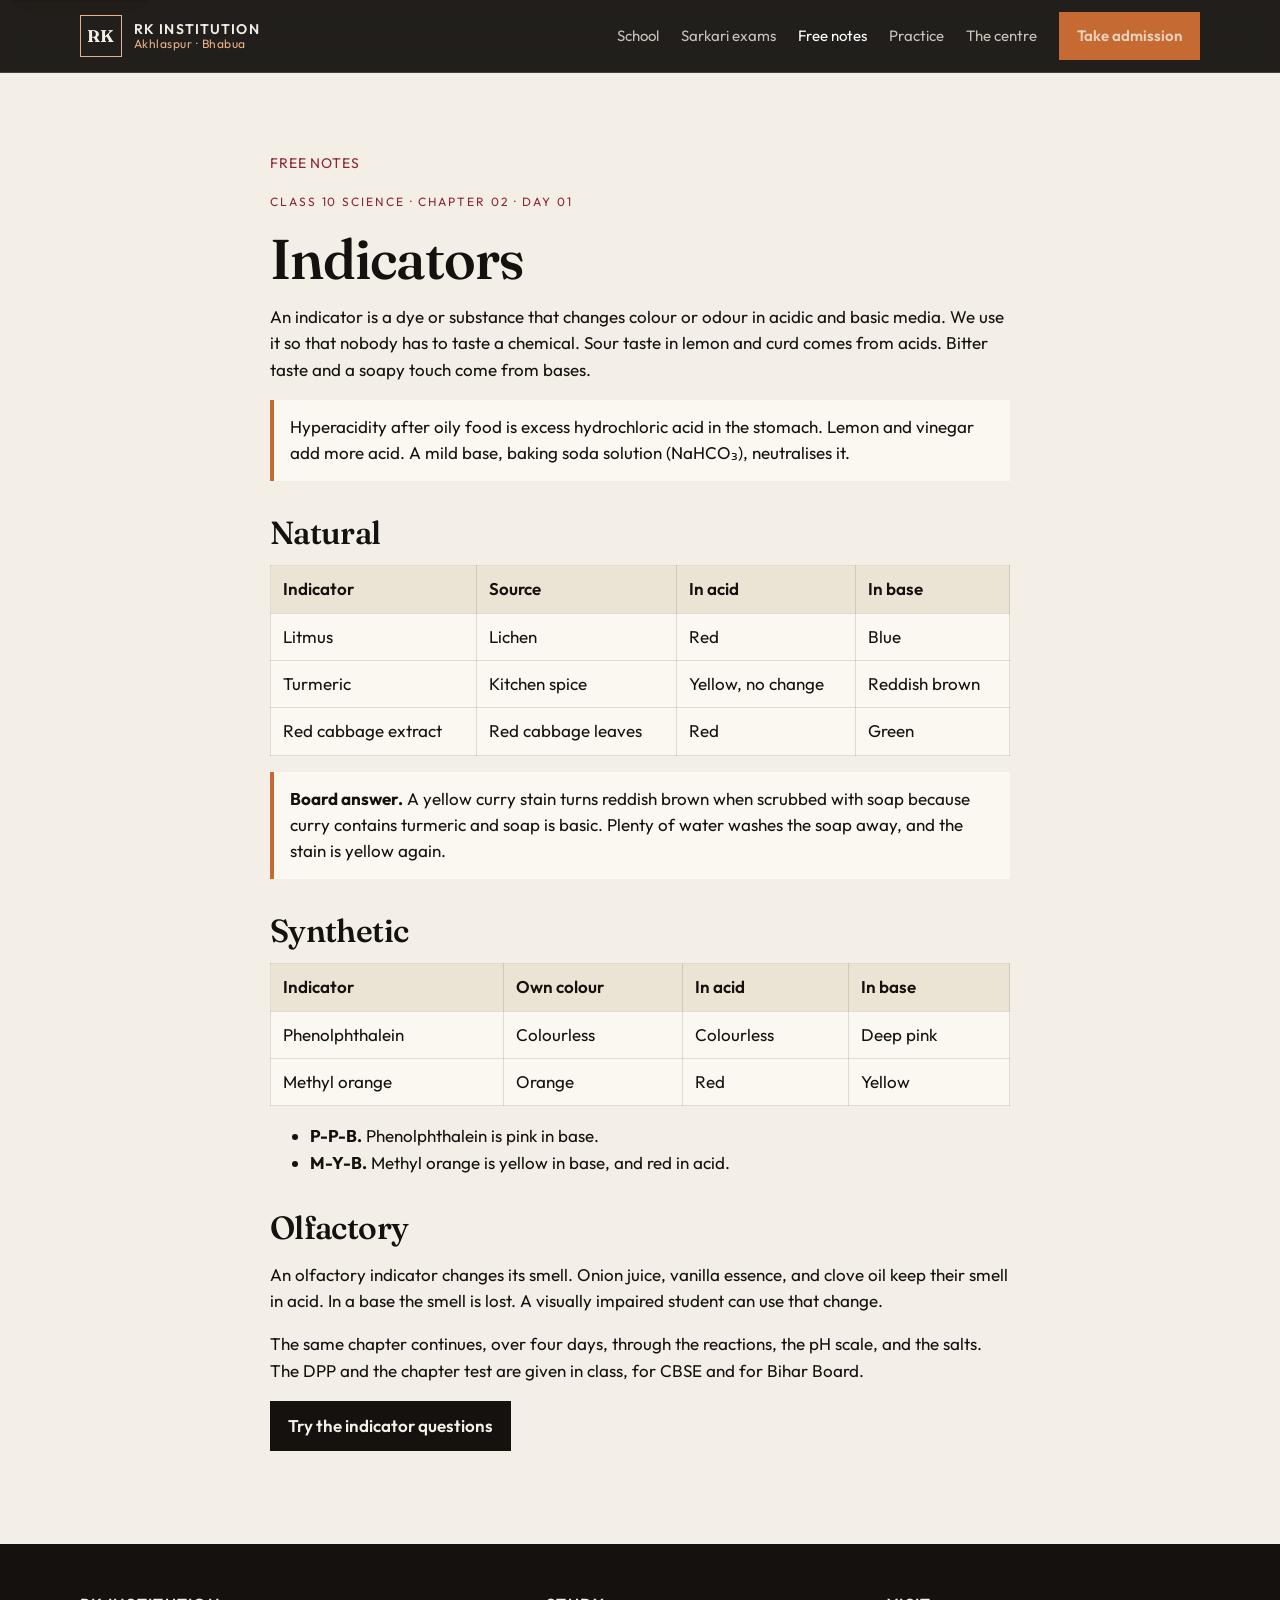
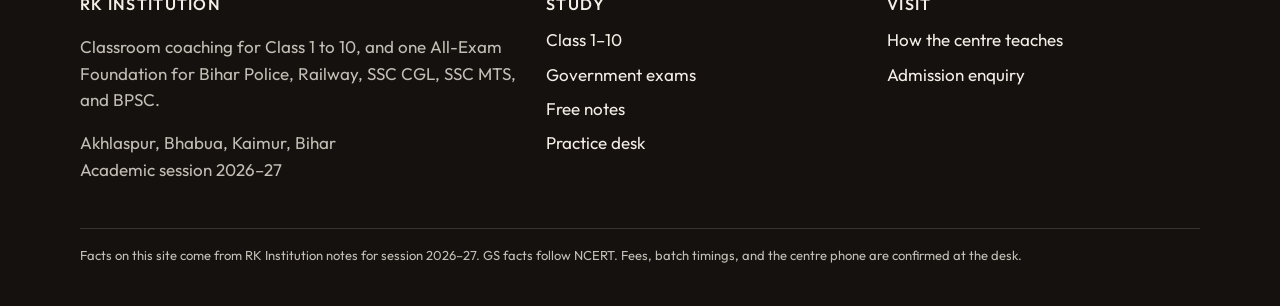
<file: notes/indicators.html>
<!DOCTYPE html>
<html lang="en">
<head>
  <meta charset="utf-8">
  <meta name="viewport" content="width=device-width, initial-scale=1">
  <title>Acid-base indicators · Class 10 · RK Institution</title>
  <meta name="description" content="Class 10 indicators: litmus, turmeric, phenolphthalein, and methyl orange. RK Institution Board Excellence Series.">
  <link rel="icon" href="../assets/favicon.svg" type="image/svg+xml">
  <link rel="preconnect" href="https://fonts.googleapis.com">
  <link rel="preconnect" href="https://fonts.gstatic.com" crossorigin>
  <link href="https://fonts.googleapis.com/css2?family=Fraunces:ital,opsz,wght@0,9..144,560;1,9..144,500&family=Noto+Sans+Devanagari:wght@400;600&family=Outfit:wght@400;500;600&display=swap" rel="stylesheet">
  <link rel="stylesheet" href="../assets/site.css">
</head>
<body data-page="library" data-root="../">
  <div id="top"></div>
  <main id="main" class="section">
    <article class="wrap prose">
      <a class="back" href="../library.html">Free notes</a>
      <p class="kicker" style="color:var(--maroon);margin-top:18px">Class 10 Science · Chapter 02 · Day 01</p>
      <h1>Indicators</h1>
      <p>An indicator is a dye or substance that changes colour or odour in acidic and basic media. We use it so that nobody has to taste a chemical. Sour taste in lemon and curd comes from acids. Bitter taste and a soapy touch come from bases.</p>
      <div class="callout">Hyperacidity after oily food is excess hydrochloric acid in the stomach. Lemon and vinegar add more acid. A mild base, baking soda solution (NaHCO₃), neutralises it.</div>

      <h2>Natural</h2>
      <table>
        <thead><tr><th>Indicator</th><th>Source</th><th>In acid</th><th>In base</th></tr></thead>
        <tbody>
          <tr><td>Litmus</td><td>Lichen</td><td>Red</td><td>Blue</td></tr>
          <tr><td>Turmeric</td><td>Kitchen spice</td><td>Yellow, no change</td><td>Reddish brown</td></tr>
          <tr><td>Red cabbage extract</td><td>Red cabbage leaves</td><td>Red</td><td>Green</td></tr>
        </tbody>
      </table>
      <div class="callout"><strong>Board answer.</strong> A yellow curry stain turns reddish brown when scrubbed with soap because curry contains turmeric and soap is basic. Plenty of water washes the soap away, and the stain is yellow again.</div>

      <h2>Synthetic</h2>
      <table>
        <thead><tr><th>Indicator</th><th>Own colour</th><th>In acid</th><th>In base</th></tr></thead>
        <tbody>
          <tr><td>Phenolphthalein</td><td>Colourless</td><td>Colourless</td><td>Deep pink</td></tr>
          <tr><td>Methyl orange</td><td>Orange</td><td>Red</td><td>Yellow</td></tr>
        </tbody>
      </table>
      <ul>
        <li><strong>P-P-B.</strong> Phenolphthalein is pink in base.</li>
        <li><strong>M-Y-B.</strong> Methyl orange is yellow in base, and red in acid.</li>
      </ul>

      <h2>Olfactory</h2>
      <p>An olfactory indicator changes its smell. Onion juice, vanilla essence, and clove oil keep their smell in acid. In a base the smell is lost. A visually impaired student can use that change.</p>
      <p>The same chapter continues, over four days, through the reactions, the pH scale, and the salts. The DPP and the chapter test are given in class, for CBSE and for Bihar Board.</p>
      <p><a class="btn ink" href="../practice.html">Try the indicator questions</a></p>
    </article>
  </main>
  <div id="foot"></div>
  <script src="../assets/site.js"></script>
</body>
</html>
</file>
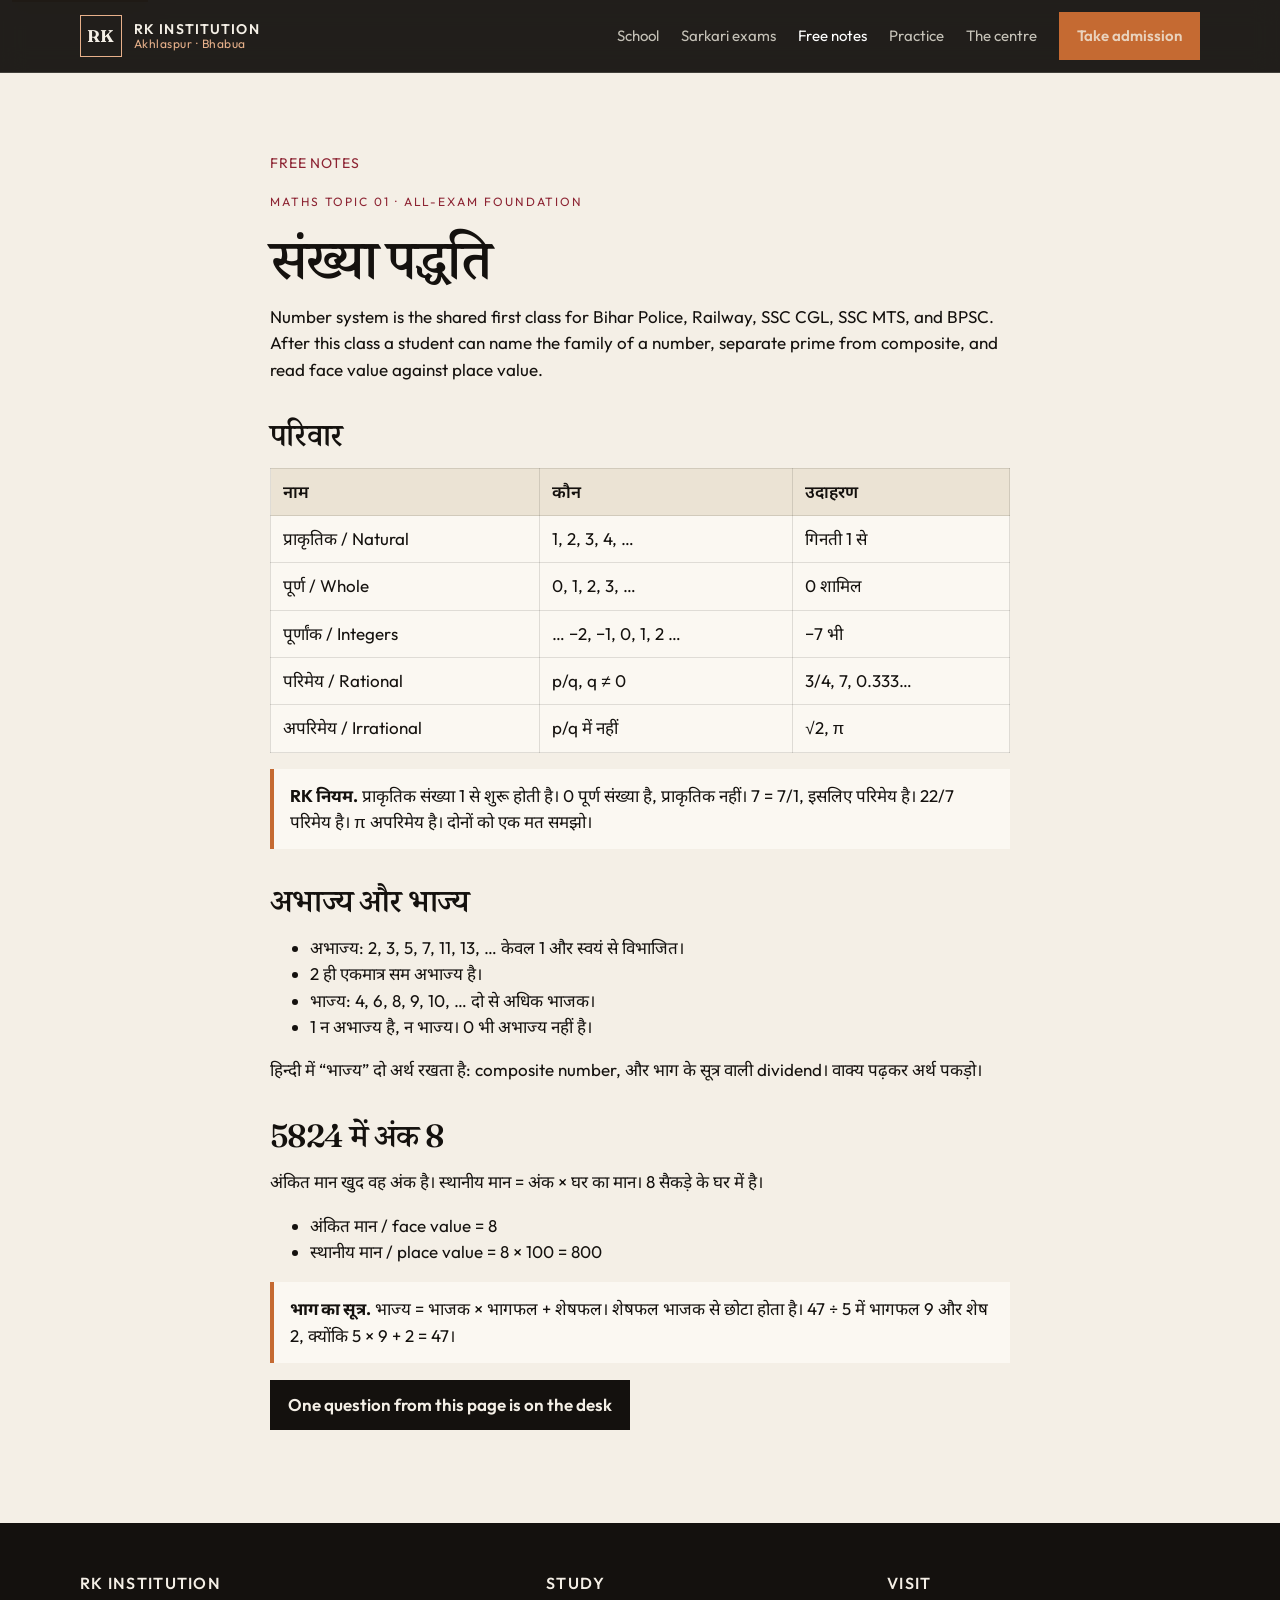
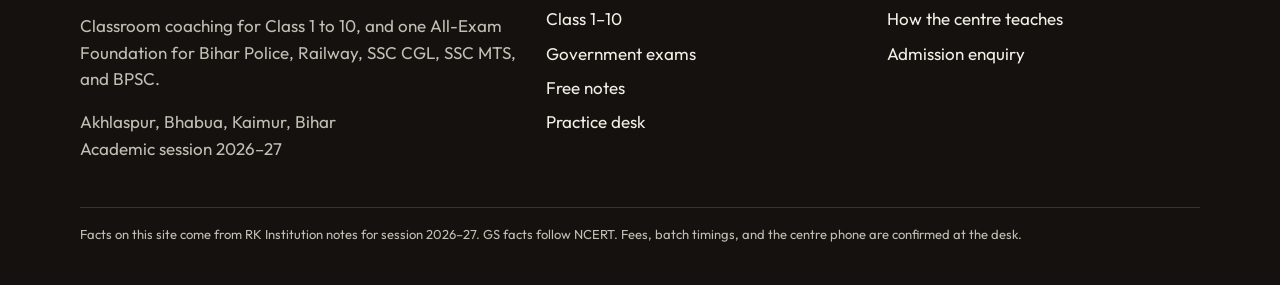
<file: notes/number-system.html>
<!DOCTYPE html>
<html lang="hi">
<head>
  <meta charset="utf-8">
  <meta name="viewport" content="width=device-width, initial-scale=1">
  <title>Number system · RK Institution</title>
  <meta name="description" content="Number families, prime and composite, and place value. Maths Topic 01 of the RK Institution All-Exam Foundation.">
  <link rel="icon" href="../assets/favicon.svg" type="image/svg+xml">
  <link rel="preconnect" href="https://fonts.googleapis.com">
  <link rel="preconnect" href="https://fonts.gstatic.com" crossorigin>
  <link href="https://fonts.googleapis.com/css2?family=Fraunces:ital,opsz,wght@0,9..144,560;1,9..144,500&family=Noto+Sans+Devanagari:wght@400;600&family=Noto+Serif+Devanagari:wght@560&family=Outfit:wght@400;500;600&display=swap" rel="stylesheet">
  <link rel="stylesheet" href="../assets/site.css">
</head>
<body data-page="library" data-root="../">
  <div id="top"></div>
  <main id="main" class="section">
    <article class="wrap prose">
      <a class="back" href="../library.html">Free notes</a>
      <p class="kicker" style="color:var(--maroon);margin-top:18px">Maths Topic 01 · All-Exam Foundation</p>
      <h1>संख्या पद्धति</h1>
      <p>Number system is the shared first class for Bihar Police, Railway, SSC CGL, SSC MTS, and BPSC. After this class a student can name the family of a number, separate prime from composite, and read face value against place value.</p>

      <h2>परिवार</h2>
      <table>
        <thead><tr><th>नाम</th><th>कौन</th><th>उदाहरण</th></tr></thead>
        <tbody>
          <tr><td>प्राकृतिक / Natural</td><td>1, 2, 3, 4, …</td><td>गिनती 1 से</td></tr>
          <tr><td>पूर्ण / Whole</td><td>0, 1, 2, 3, …</td><td>0 शामिल</td></tr>
          <tr><td>पूर्णांक / Integers</td><td>… −2, −1, 0, 1, 2 …</td><td>−7 भी</td></tr>
          <tr><td>परिमेय / Rational</td><td>p/q, q ≠ 0</td><td>3/4, 7, 0.333…</td></tr>
          <tr><td>अपरिमेय / Irrational</td><td>p/q में नहीं</td><td>√2, π</td></tr>
        </tbody>
      </table>
      <div class="callout">
        <strong>RK नियम.</strong>
        प्राकृतिक संख्या 1 से शुरू होती है। 0 पूर्ण संख्या है, प्राकृतिक नहीं। 7 = 7/1, इसलिए परिमेय है। 22/7 परिमेय है। π अपरिमेय है। दोनों को एक मत समझो।
      </div>

      <h2>अभाज्य और भाज्य</h2>
      <ul>
        <li>अभाज्य: 2, 3, 5, 7, 11, 13, … केवल 1 और स्वयं से विभाजित।</li>
        <li>2 ही एकमात्र सम अभाज्य है।</li>
        <li>भाज्य: 4, 6, 8, 9, 10, … दो से अधिक भाजक।</li>
        <li>1 न अभाज्य है, न भाज्य। 0 भी अभाज्य नहीं है।</li>
      </ul>
      <p>हिन्दी में “भाज्य” दो अर्थ रखता है: composite number, और भाग के सूत्र वाली dividend। वाक्य पढ़कर अर्थ पकड़ो।</p>

      <h2>5824 में अंक 8</h2>
      <p>अंकित मान खुद वह अंक है। स्थानीय मान = अंक × घर का मान। 8 सैकड़े के घर में है।</p>
      <ul>
        <li>अंकित मान / face value = 8</li>
        <li>स्थानीय मान / place value = 8 × 100 = 800</li>
      </ul>
      <div class="callout"><strong>भाग का सूत्र.</strong> भाज्य = भाजक × भागफल + शेषफल। शेषफल भाजक से छोटा होता है। 47 ÷ 5 में भागफल 9 और शेष 2, क्योंकि 5 × 9 + 2 = 47।</div>
      <p><a class="btn ink" href="../practice.html">One question from this page is on the desk</a></p>
    </article>
  </main>
  <div id="foot"></div>
  <script src="../assets/site.js"></script>
</body>
</html>
</file>
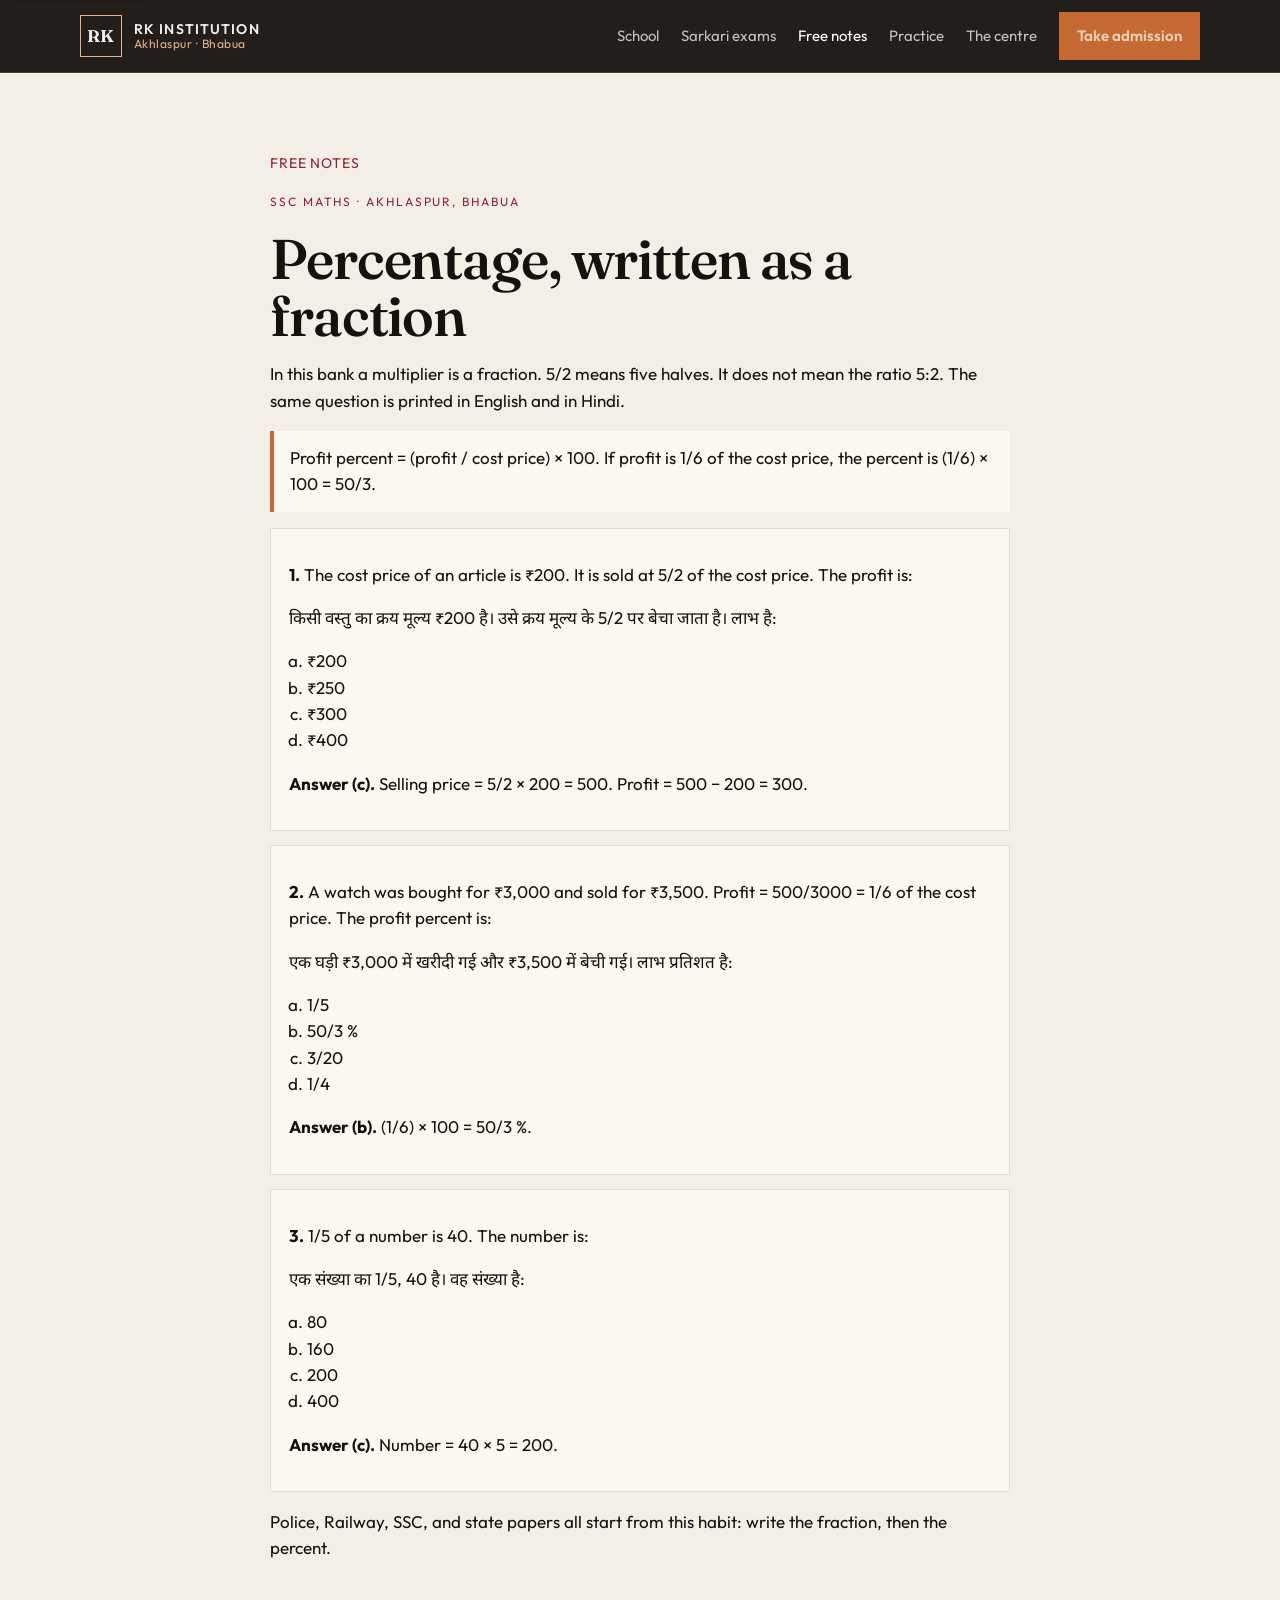
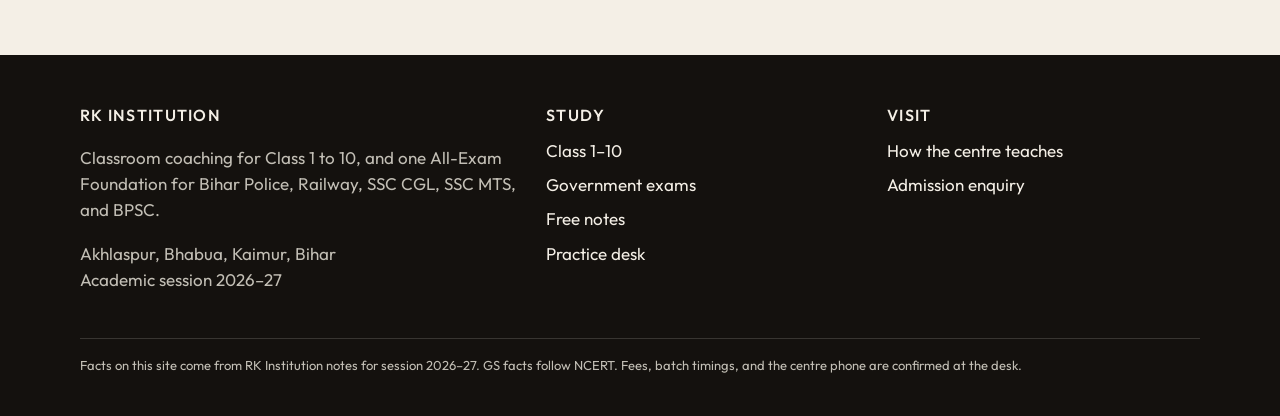
<file: notes/percentage.html>
<!DOCTYPE html>
<html lang="en">
<head>
  <meta charset="utf-8">
  <meta name="viewport" content="width=device-width, initial-scale=1">
  <title>Percentage as a fraction · RK Institution</title>
  <meta name="description" content="Three percentage questions from the RK Institution test bank at Akhlaspur, Bhabua. Fractions, not ratios.">
  <link rel="icon" href="../assets/favicon.svg" type="image/svg+xml">
  <link rel="preconnect" href="https://fonts.googleapis.com">
  <link rel="preconnect" href="https://fonts.gstatic.com" crossorigin>
  <link href="https://fonts.googleapis.com/css2?family=Fraunces:ital,opsz,wght@0,9..144,560;1,9..144,500&family=Noto+Sans+Devanagari:wght@400;600&family=Outfit:wght@400;500;600&display=swap" rel="stylesheet">
  <link rel="stylesheet" href="../assets/site.css">
</head>
<body data-page="library" data-root="../">
  <div id="top"></div>
  <main id="main" class="section">
    <article class="wrap prose">
      <a class="back" href="../library.html">Free notes</a>
      <p class="kicker" style="color:var(--maroon);margin-top:18px">SSC maths · Akhlaspur, Bhabua</p>
      <h1>Percentage, written as a fraction</h1>
      <p>In this bank a multiplier is a fraction. 5/2 means five halves. It does not mean the ratio 5:2. The same question is printed in English and in Hindi.</p>
      <div class="callout">Profit percent = (profit / cost price) × 100. If profit is 1/6 of the cost price, the percent is (1/6) × 100 = 50/3.</div>

      <div class="q-block">
        <p><strong>1.</strong> The cost price of an article is ₹200. It is sold at 5/2 of the cost price. The profit is:</p>
        <p>किसी वस्तु का क्रय मूल्य ₹200 है। उसे क्रय मूल्य के 5/2 पर बेचा जाता है। लाभ है:</p>
        <ol type="a"><li>₹200</li><li>₹250</li><li>₹300</li><li>₹400</li></ol>
        <p><strong>Answer (c).</strong> Selling price = 5/2 × 200 = 500. Profit = 500 − 200 = 300.</p>
      </div>
      <div class="q-block">
        <p><strong>2.</strong> A watch was bought for ₹3,000 and sold for ₹3,500. Profit = 500/3000 = 1/6 of the cost price. The profit percent is:</p>
        <p>एक घड़ी ₹3,000 में खरीदी गई और ₹3,500 में बेची गई। लाभ प्रतिशत है:</p>
        <ol type="a"><li>1/5</li><li>50/3 %</li><li>3/20</li><li>1/4</li></ol>
        <p><strong>Answer (b).</strong> (1/6) × 100 = 50/3 %.</p>
      </div>
      <div class="q-block">
        <p><strong>3.</strong> 1/5 of a number is 40. The number is:</p>
        <p>एक संख्या का 1/5, 40 है। वह संख्या है:</p>
        <ol type="a"><li>80</li><li>160</li><li>200</li><li>400</li></ol>
        <p><strong>Answer (c).</strong> Number = 40 × 5 = 200.</p>
      </div>
      <p>Police, Railway, SSC, and state papers all start from this habit: write the fraction, then the percent.</p>
    </article>
  </main>
  <div id="foot"></div>
  <script src="../assets/site.js"></script>
</body>
</html>
</file>
<file: assets/site.css>
:root {
  --ink: #14110e;
  --ink-2: #2a241e;
  --paper: #f4efe6;
  --paper-2: #ebe3d4;
  --white: #fbf8f2;
  --maroon: #8d2433;
  --maroon-deep: #5c1420;
  --copper: #c56a32;
  --copper-soft: #e7b08a;
  --line: rgba(20, 17, 14, 0.12);
  --line-light: rgba(243, 239, 228, 0.16);
  --shadow: 0 18px 50px rgba(20, 17, 14, 0.08);
  --serif: "Fraunces", "Noto Serif Devanagari", Georgia, serif;
  --sans: "Outfit", "Noto Sans Devanagari", sans-serif;
  --max: 1120px;
}

* { box-sizing: border-box; }
html { scroll-behavior: smooth; }
body {
  margin: 0;
  background: var(--paper);
  color: var(--ink);
  font-family: var(--sans);
  font-size: 17px;
  line-height: 1.55;
}
img { max-width: 100%; display: block; }
a { color: inherit; }
button, input, select, textarea { font: inherit; }
.skip {
  position: absolute;
  left: 12px;
  top: -40px;
  background: var(--copper);
  color: var(--ink);
  padding: 8px 12px;
  z-index: 20;
}
.skip:focus { top: 12px; }

.site-header {
  position: sticky;
  top: 0;
  z-index: 30;
  background: rgba(20, 17, 14, 0.94);
  color: var(--paper);
  backdrop-filter: blur(12px);
  border-bottom: 1px solid var(--line-light);
}
.header-inner, .wrap, .footer-inner {
  width: min(var(--max), calc(100% - 40px));
  margin: 0 auto;
}
.header-inner {
  display: flex;
  align-items: center;
  gap: 28px;
  min-height: 72px;
}
.brand {
  display: flex;
  align-items: center;
  gap: 12px;
  text-decoration: none;
  margin-right: auto;
}
.mark {
  width: 42px;
  height: 42px;
  border: 1px solid var(--copper-soft);
  display: grid;
  place-items: center;
  font-family: var(--serif);
  font-weight: 650;
  letter-spacing: 0.02em;
}
.brand-name { display: flex; flex-direction: column; line-height: 1.1; }
.brand-name strong { font-weight: 600; letter-spacing: 0.08em; font-size: 14px; }
.brand-name span { color: var(--copper-soft); font-size: 12px; letter-spacing: 0.04em; }
.nav { display: flex; gap: 22px; align-items: center; }
.nav a {
  text-decoration: none;
  color: rgba(243, 239, 228, 0.78);
  font-size: 15px;
}
.nav a[aria-current="page"], .nav a:hover { color: white; }
.btn {
  display: inline-flex;
  align-items: center;
  justify-content: center;
  gap: 8px;
  text-decoration: none;
  border: 0;
  cursor: pointer;
  padding: 12px 18px;
  background: var(--copper);
  color: var(--ink);
  font-weight: 600;
}
.btn.ghost {
  background: transparent;
  color: var(--paper);
  border: 1px solid var(--line-light);
}
.btn.ink { background: var(--ink); color: var(--paper); }
.btn.line {
  background: transparent;
  color: var(--ink);
  border: 1px solid var(--ink);
}
.menu-btn {
  display: none;
  margin-left: auto;
  background: transparent;
  color: var(--paper);
  border: 1px solid var(--line-light);
  padding: 8px 12px;
}

.hero {
  background: var(--ink);
  color: var(--paper);
  position: relative;
  overflow: hidden;
}
.hero-grid {
  width: min(var(--max), calc(100% - 40px));
  margin: 0 auto;
  display: grid;
  grid-template-columns: 1.3fr 0.8fr;
  gap: 48px;
  padding: 72px 0 64px;
  position: relative;
  z-index: 1;
}
.kicker {
  letter-spacing: 0.16em;
  text-transform: uppercase;
  font-size: 12px;
  color: var(--copper-soft);
  margin: 0 0 18px;
}
h1, h2, h3, .serif { font-family: var(--serif); font-weight: 560; letter-spacing: -0.02em; }
.hero h1 {
  font-size: clamp(42px, 6vw, 78px);
  line-height: 0.96;
  margin: 0 0 20px;
  font-weight: 560;
}
.hero h1 em { font-style: italic; color: var(--copper-soft); font-weight: 500; }
.lede { font-size: 19px; max-width: 38rem; color: rgba(243, 239, 228, 0.82); margin: 0 0 28px; }
.hero-actions { display: flex; gap: 12px; flex-wrap: wrap; }
.hero-card {
  background: #1d1915;
  border: 1px solid var(--line-light);
  padding: 22px;
  align-self: end;
}
.hero-card p { margin: 8px 0 0; color: rgba(243, 239, 228, 0.78); }
.eyebrow { font-size: 12px; letter-spacing: 0.14em; text-transform: uppercase; color: var(--copper-soft); margin: 0; }
.watermark {
  position: absolute;
  right: -2vw;
  bottom: -8vh;
  font-family: var(--serif);
  font-size: 28vw;
  line-height: 0.8;
  color: rgba(243, 239, 228, 0.04);
  pointer-events: none;
}

.ticker { background: var(--maroon-deep); color: var(--paper); overflow: hidden; border-top: 1px solid rgba(255,255,255,.08); }
.ticker-track { display: flex; gap: 36px; width: max-content; animation: slide 32s linear infinite; padding: 12px 0; }
.ticker span { letter-spacing: 0.12em; text-transform: uppercase; font-size: 12px; white-space: nowrap; }
@keyframes slide { to { transform: translateX(-50%); } }

.section { padding: 76px 0; }
.section h2 { font-size: clamp(34px, 4vw, 52px); line-height: 1.02; margin: 0 0 12px; }
.section .intro { max-width: 40rem; color: var(--ink-2); margin: 0 0 32px; }
.split { display: grid; grid-template-columns: 1fr 1fr; gap: 22px; }
.track {
  background: var(--white);
  border: 1px solid var(--line);
  padding: 28px;
  min-height: 280px;
  display: flex;
  flex-direction: column;
  box-shadow: var(--shadow);
}
.track .num { font-family: var(--serif); font-size: 42px; color: var(--maroon); margin: 0; }
.track h3 { font-size: 32px; margin: 8px 0; }
.track p { margin: 0 0 18px; color: var(--ink-2); }
.track .btn { margin-top: auto; align-self: flex-start; }
.facts { display: grid; grid-template-columns: repeat(4, 1fr); border-top: 1px solid var(--line); border-bottom: 1px solid var(--line); }
.fact { padding: 28px 20px; border-right: 1px solid var(--line); }
.fact:last-child { border-right: 0; }
.fact strong { display: block; font-family: var(--serif); font-size: 34px; font-weight: 560; }
.fact span { color: var(--ink-2); font-size: 15px; }

.cards { display: grid; grid-template-columns: repeat(3, 1fr); gap: 16px; }
.card, .note-card {
  background: var(--white);
  border: 1px solid var(--line);
  padding: 22px;
  text-decoration: none;
  display: block;
  color: inherit;
}
.note-card { border-top: 3px solid var(--maroon); }
.note-card:hover, .card:hover { transform: translateY(-2px); }
.tag {
  display: inline-block;
  font-size: 12px;
  letter-spacing: 0.08em;
  text-transform: uppercase;
  color: var(--maroon);
  margin-bottom: 10px;
}
.card h3, .note-card h3 { margin: 0 0 8px; font-size: 26px; }
.card p, .note-card p { margin: 0; color: var(--ink-2); }

.method { display: grid; grid-template-columns: 0.8fr 1.2fr; gap: 40px; align-items: start; }
.steps { display: grid; gap: 0; }
.step {
  display: grid;
  grid-template-columns: 72px 1fr;
  gap: 12px;
  padding: 16px 0;
  border-top: 1px solid var(--line);
}
.step b { font-family: var(--serif); font-size: 22px; font-weight: 560; }

.band {
  background: var(--maroon);
  color: var(--paper);
}
.band .wrap { display: flex; justify-content: space-between; gap: 24px; align-items: end; padding: 56px 0; }
.band h2 { margin: 0 0 8px; }
.band p { margin: 0; max-width: 36rem; color: rgba(243,239,228,.86); }

.page-hero { padding: 56px 0 12px; }
.page-hero h1 { font-size: clamp(40px, 6vw, 68px); line-height: 0.98; margin: 0 0 14px; }
.page-hero p { max-width: 40rem; font-size: 18px; }

.filters { display: flex; gap: 8px; flex-wrap: wrap; margin: 8px 0 22px; }
.filters button {
  background: transparent;
  border: 1px solid var(--line);
  padding: 8px 12px;
  cursor: pointer;
}
.filters button[aria-pressed="true"] { background: var(--ink); color: var(--paper); }

.prose { max-width: 740px; }
.prose h1 { font-size: clamp(36px, 5vw, 56px); line-height: 1.02; margin: 0 0 10px; }
.prose h2 { font-size: 32px; margin: 36px 0 10px; }
.prose table { width: 100%; border-collapse: collapse; background: var(--white); margin: 16px 0 8px; }
.prose th, .prose td { border: 1px solid var(--line); padding: 10px 12px; text-align: left; vertical-align: top; }
.prose th { background: var(--paper-2); font-weight: 600; }
.callout {
  background: var(--white);
  border-left: 4px solid var(--copper);
  padding: 14px 16px;
  margin: 16px 0;
}
.q-block { background: var(--white); border: 1px solid var(--line); padding: 16px 18px; margin: 14px 0; }
.q-block ol { margin: 8px 0 0; padding-left: 18px; }
.back { color: var(--maroon); text-decoration: none; font-size: 14px; letter-spacing: 0.06em; text-transform: uppercase; }

.quiz { background: var(--white); border: 1px solid var(--line); padding: 22px; }
.option {
  display: block;
  width: 100%;
  text-align: left;
  margin: 8px 0;
  padding: 12px 14px;
  background: var(--paper);
  border: 1px solid var(--line);
  cursor: pointer;
}
.option.good { background: #e5f2e4; border-color: #2f6b32; }
.option.bad { background: #f8e4e2; border-color: var(--maroon); }
.progress { height: 4px; background: var(--paper-2); margin: 12px 0 18px; }
.progress i { display: block; height: 100%; background: var(--maroon); width: 0; }
.score { font-family: var(--serif); font-size: 64px; margin: 0; line-height: 1; }

.form { display: grid; gap: 12px; max-width: 560px; }
.form label { display: grid; gap: 6px; font-size: 14px; }
.form input, .form select, .form textarea {
  padding: 12px;
  border: 1px solid var(--line);
  background: var(--white);
  color: var(--ink);
}
.form textarea { min-height: 120px; resize: vertical; }
.notice { background: var(--white); border: 1px solid var(--line); padding: 14px 16px; }

.site-footer { background: var(--ink); color: rgba(243,239,228,.78); padding: 48px 0 28px; }
.footer-grid { display: grid; grid-template-columns: 1.4fr 1fr 1fr; gap: 28px; }
.site-footer a { color: var(--paper); text-decoration: none; }
.site-footer h3 { color: var(--paper); margin: 0 0 10px; font-size: 16px; font-family: var(--sans); letter-spacing: 0.08em; text-transform: uppercase; }
.site-footer ul { list-style: none; margin: 0; padding: 0; display: grid; gap: 8px; }
.fine { margin-top: 28px; padding-top: 16px; border-top: 1px solid var(--line-light); font-size: 13px; }

.list { display: grid; gap: 10px; }
.row {
  display: grid;
  grid-template-columns: 88px 1fr auto;
  gap: 16px;
  align-items: center;
  background: var(--white);
  border: 1px solid var(--line);
  padding: 14px 16px;
}
.row b { font-family: var(--serif); font-size: 20px; font-weight: 560; }
.pill { font-size: 12px; letter-spacing: 0.06em; text-transform: uppercase; color: var(--maroon); }

@media (max-width: 860px) {
  .menu-btn { display: inline-flex; }
  .nav {
    display: none;
    position: absolute;
    top: 72px;
    left: 0;
    right: 0;
    background: var(--ink);
    flex-direction: column;
    align-items: flex-start;
    padding: 12px 20px 20px;
    gap: 14px;
  }
  .nav.open { display: flex; }
  .header-inner .btn.admit { display: none; }
  .hero-grid, .split, .cards, .facts, .method, .footer-grid, .band .wrap { grid-template-columns: 1fr; }
  .facts { grid-template-columns: 1fr 1fr; }
  .fact { border-bottom: 1px solid var(--line); }
  .band .wrap { align-items: start; }
  .row { grid-template-columns: 1fr; }
  .header-inner, .wrap, .footer-inner, .hero-grid { width: min(var(--max), calc(100% - 28px)); }
}
</file>
